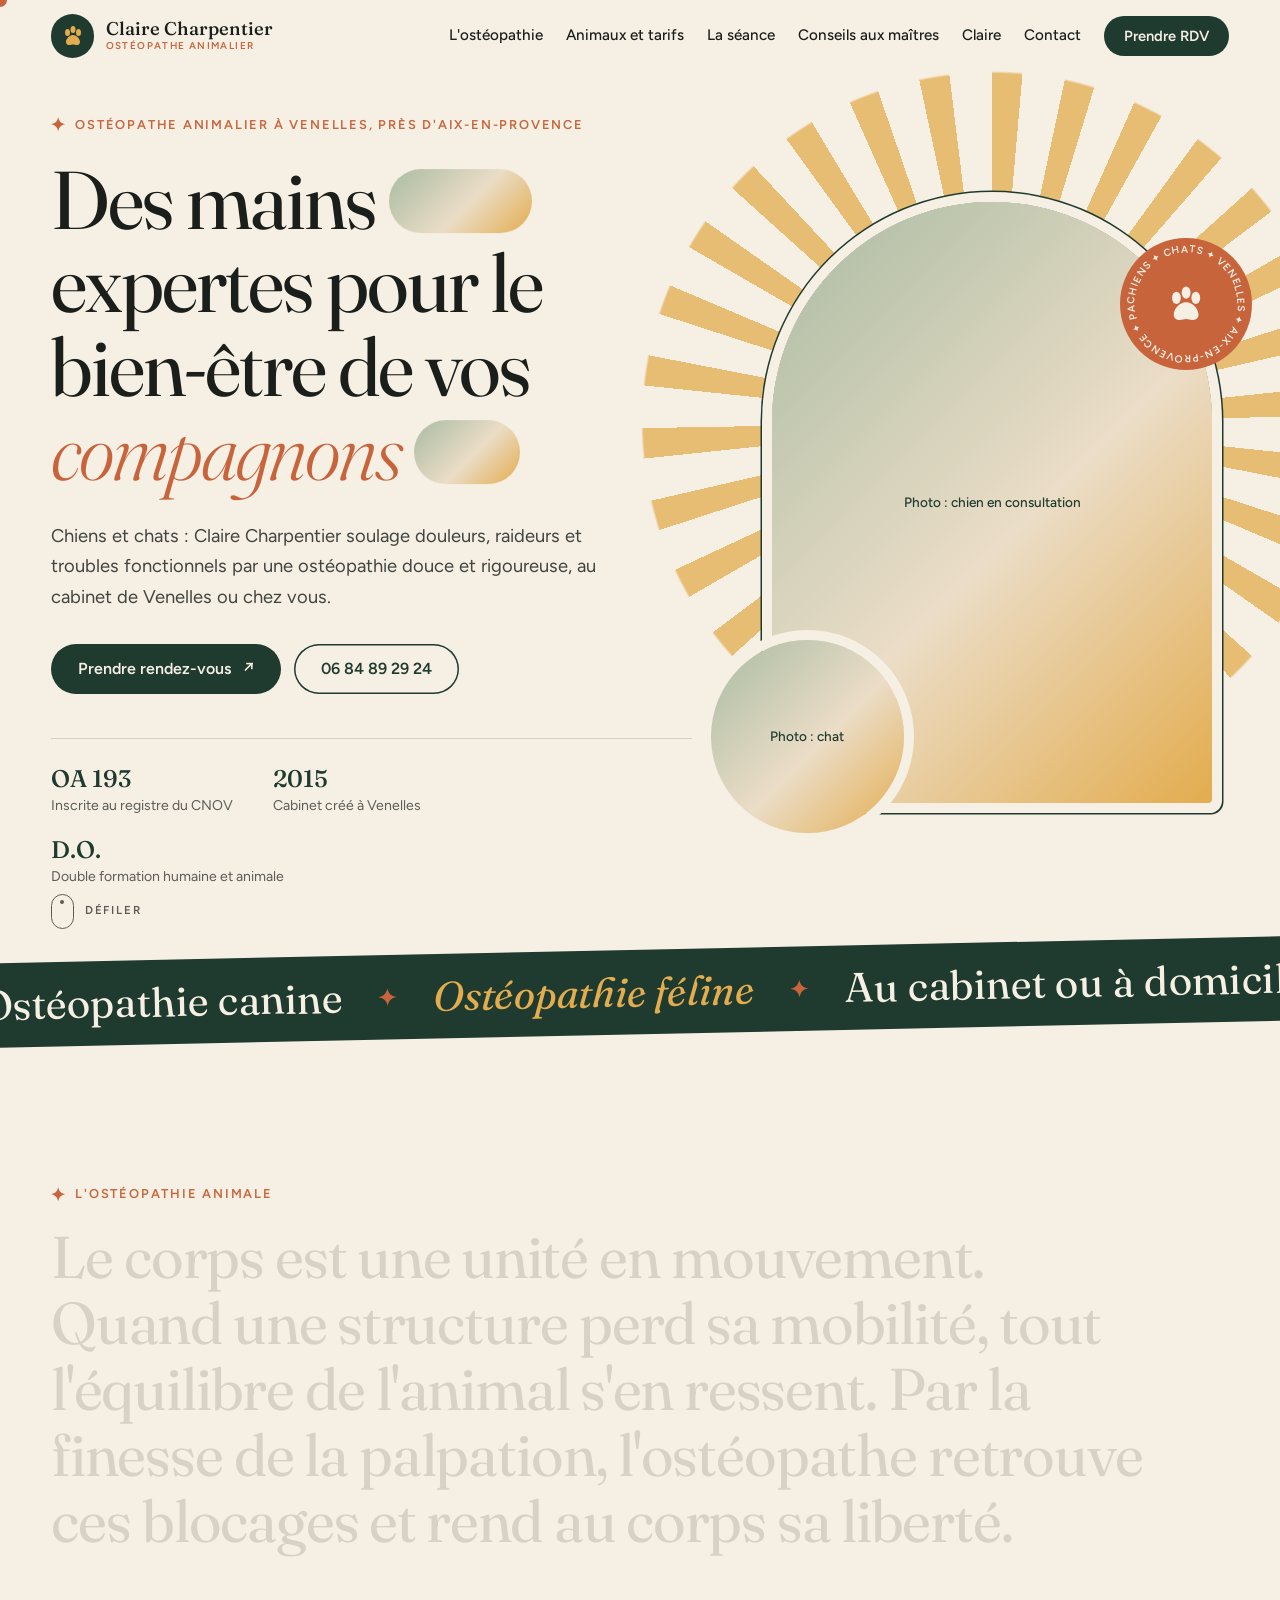
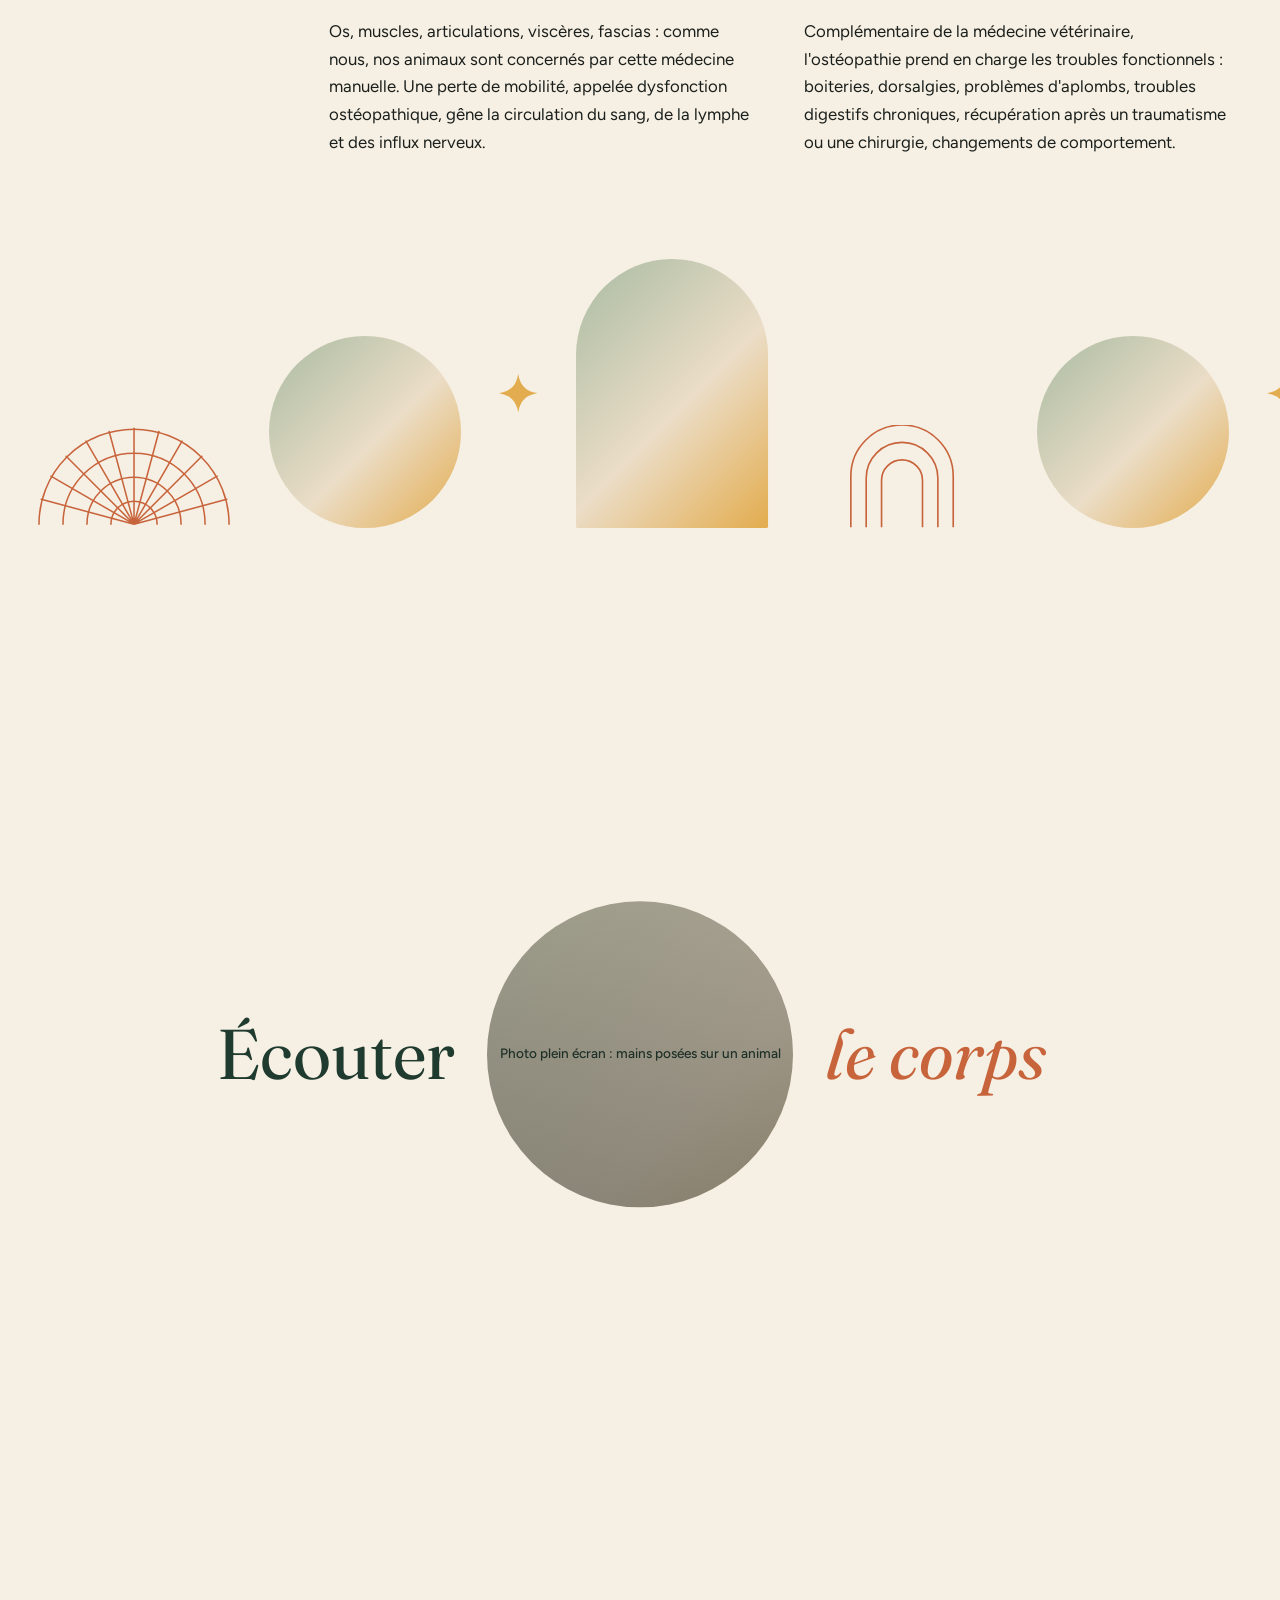
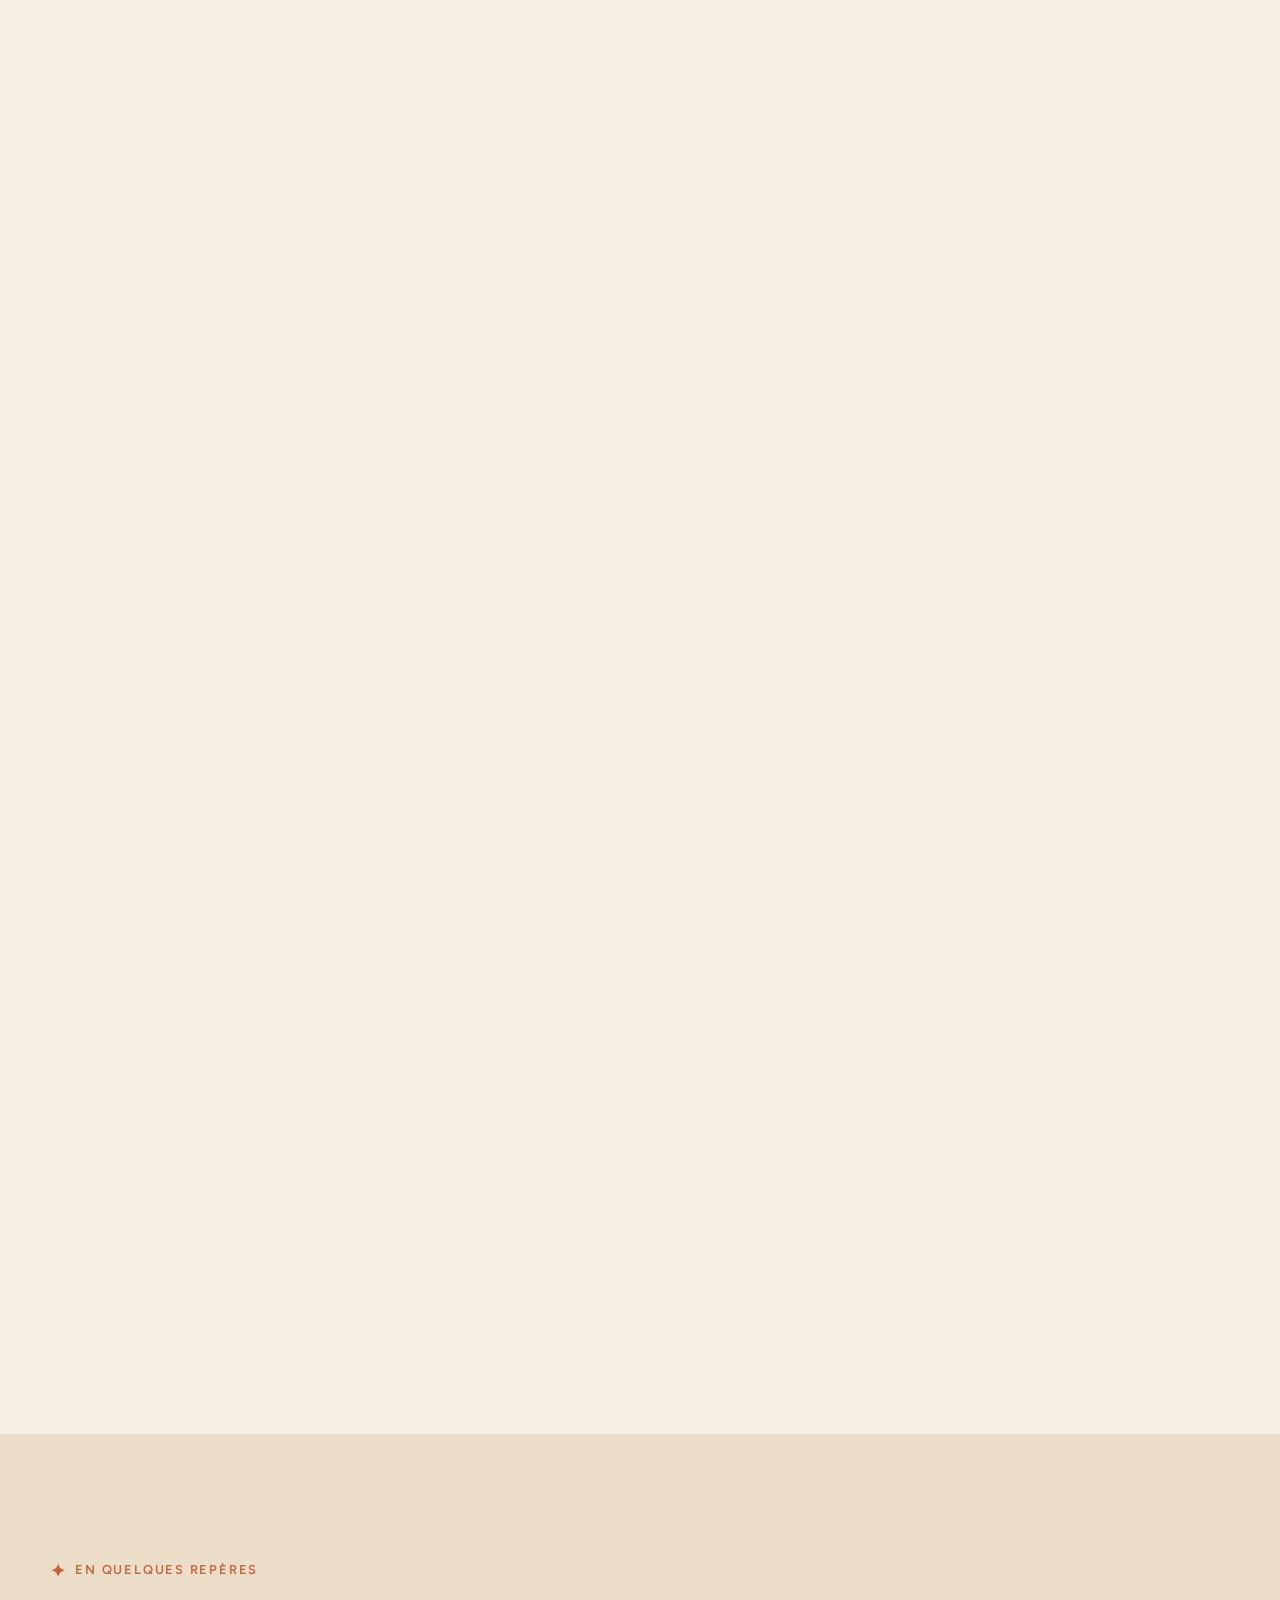
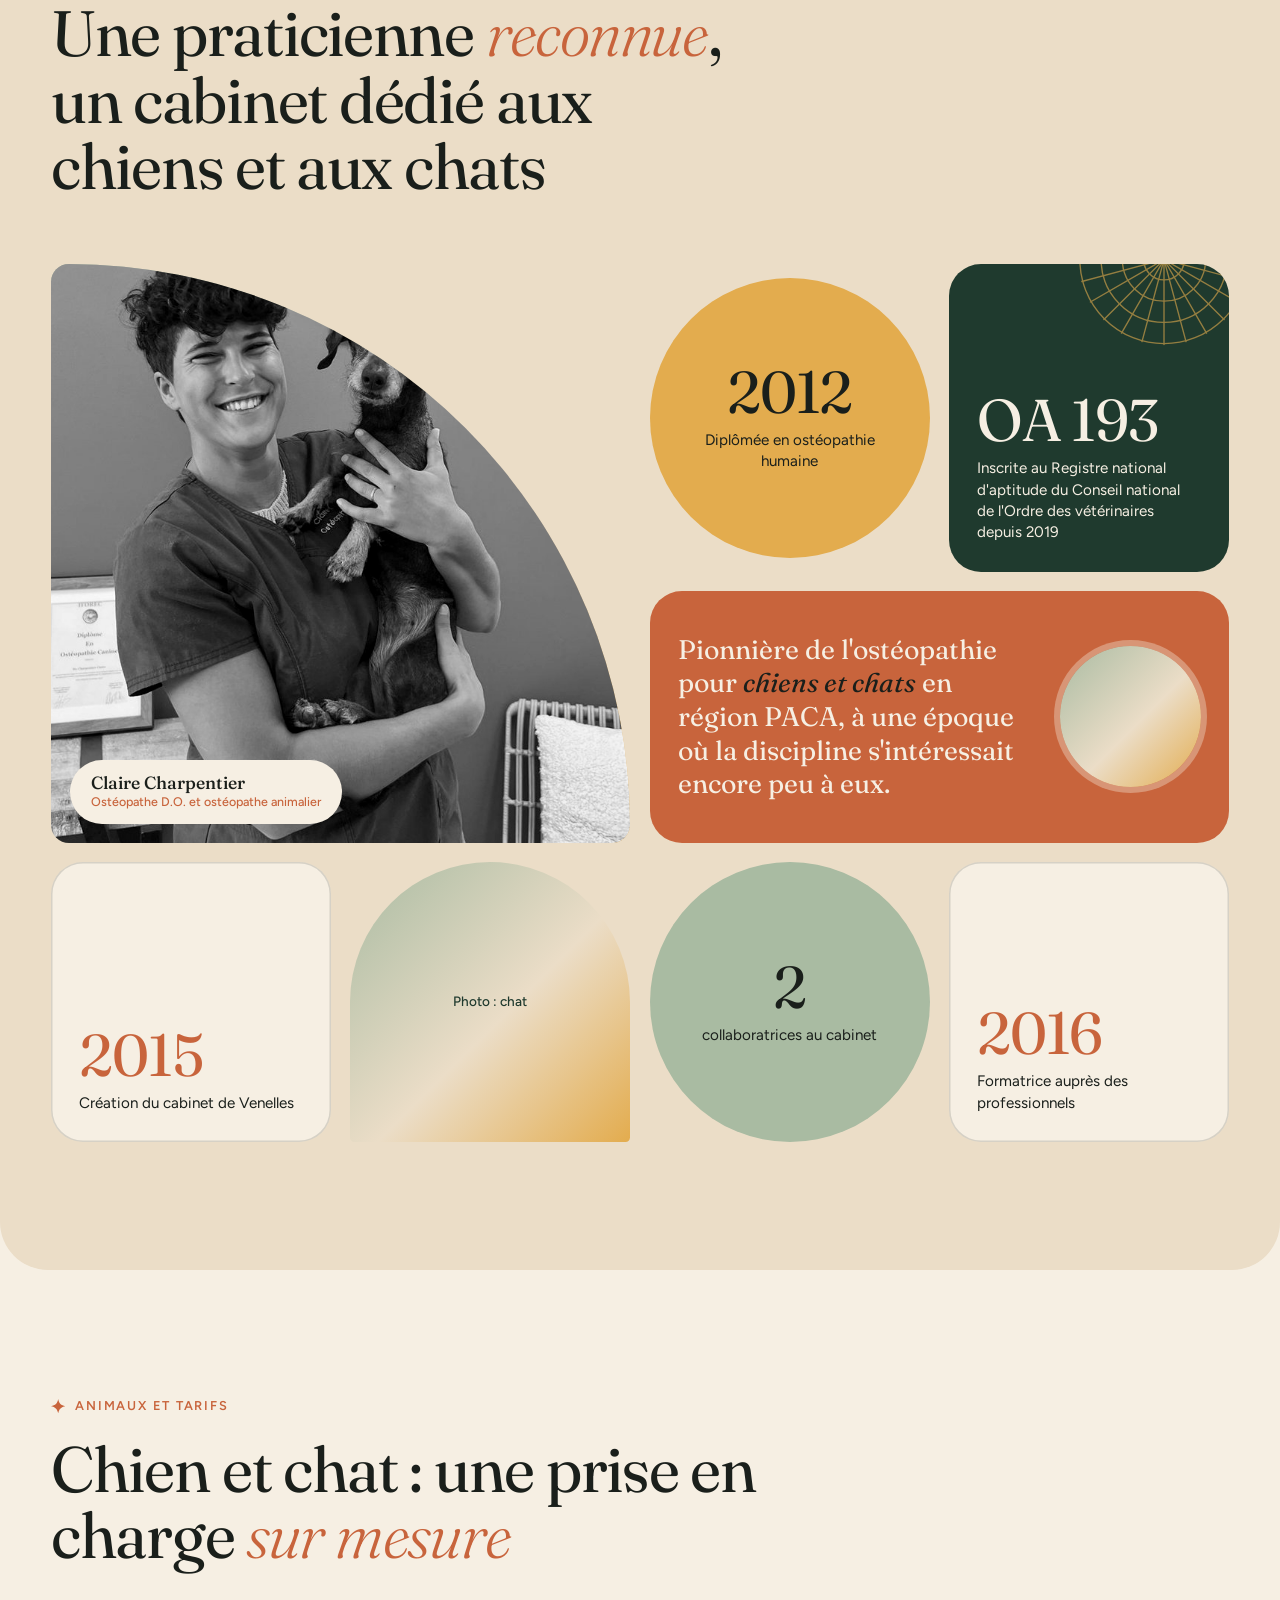
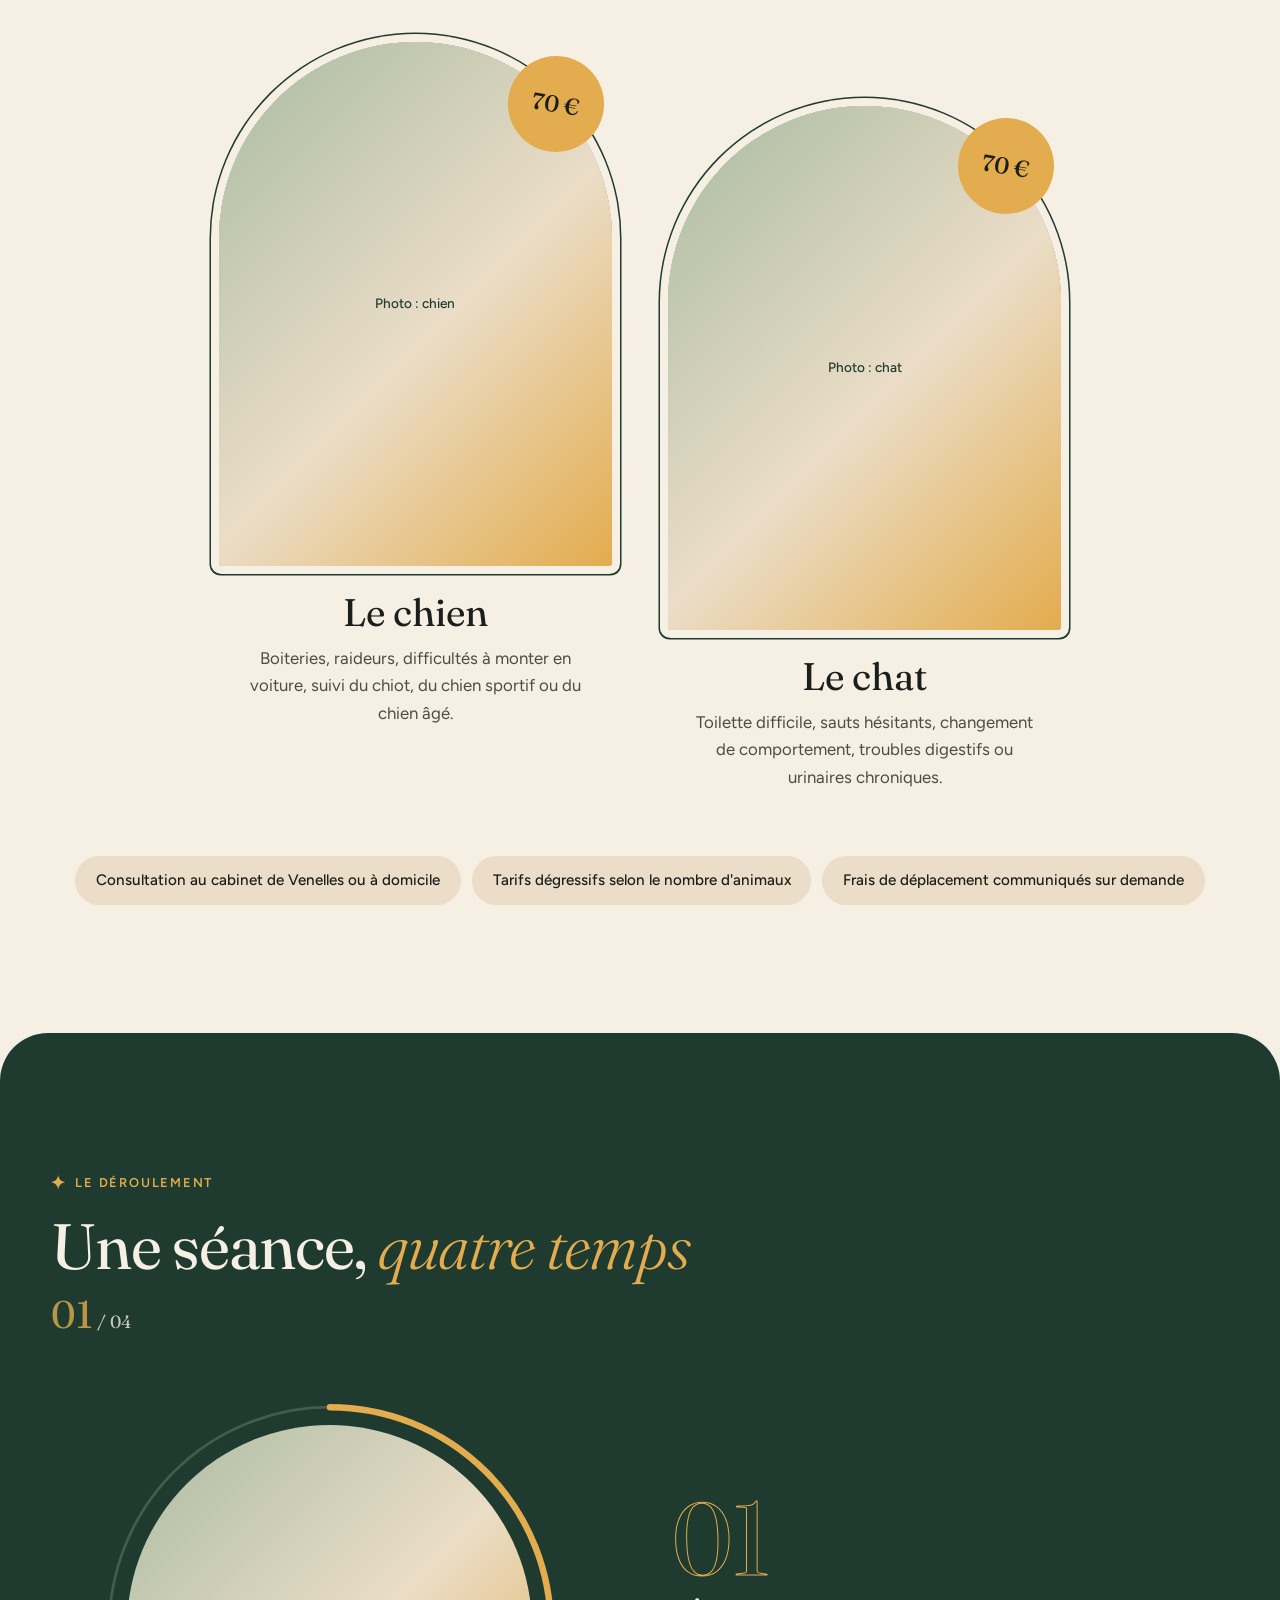
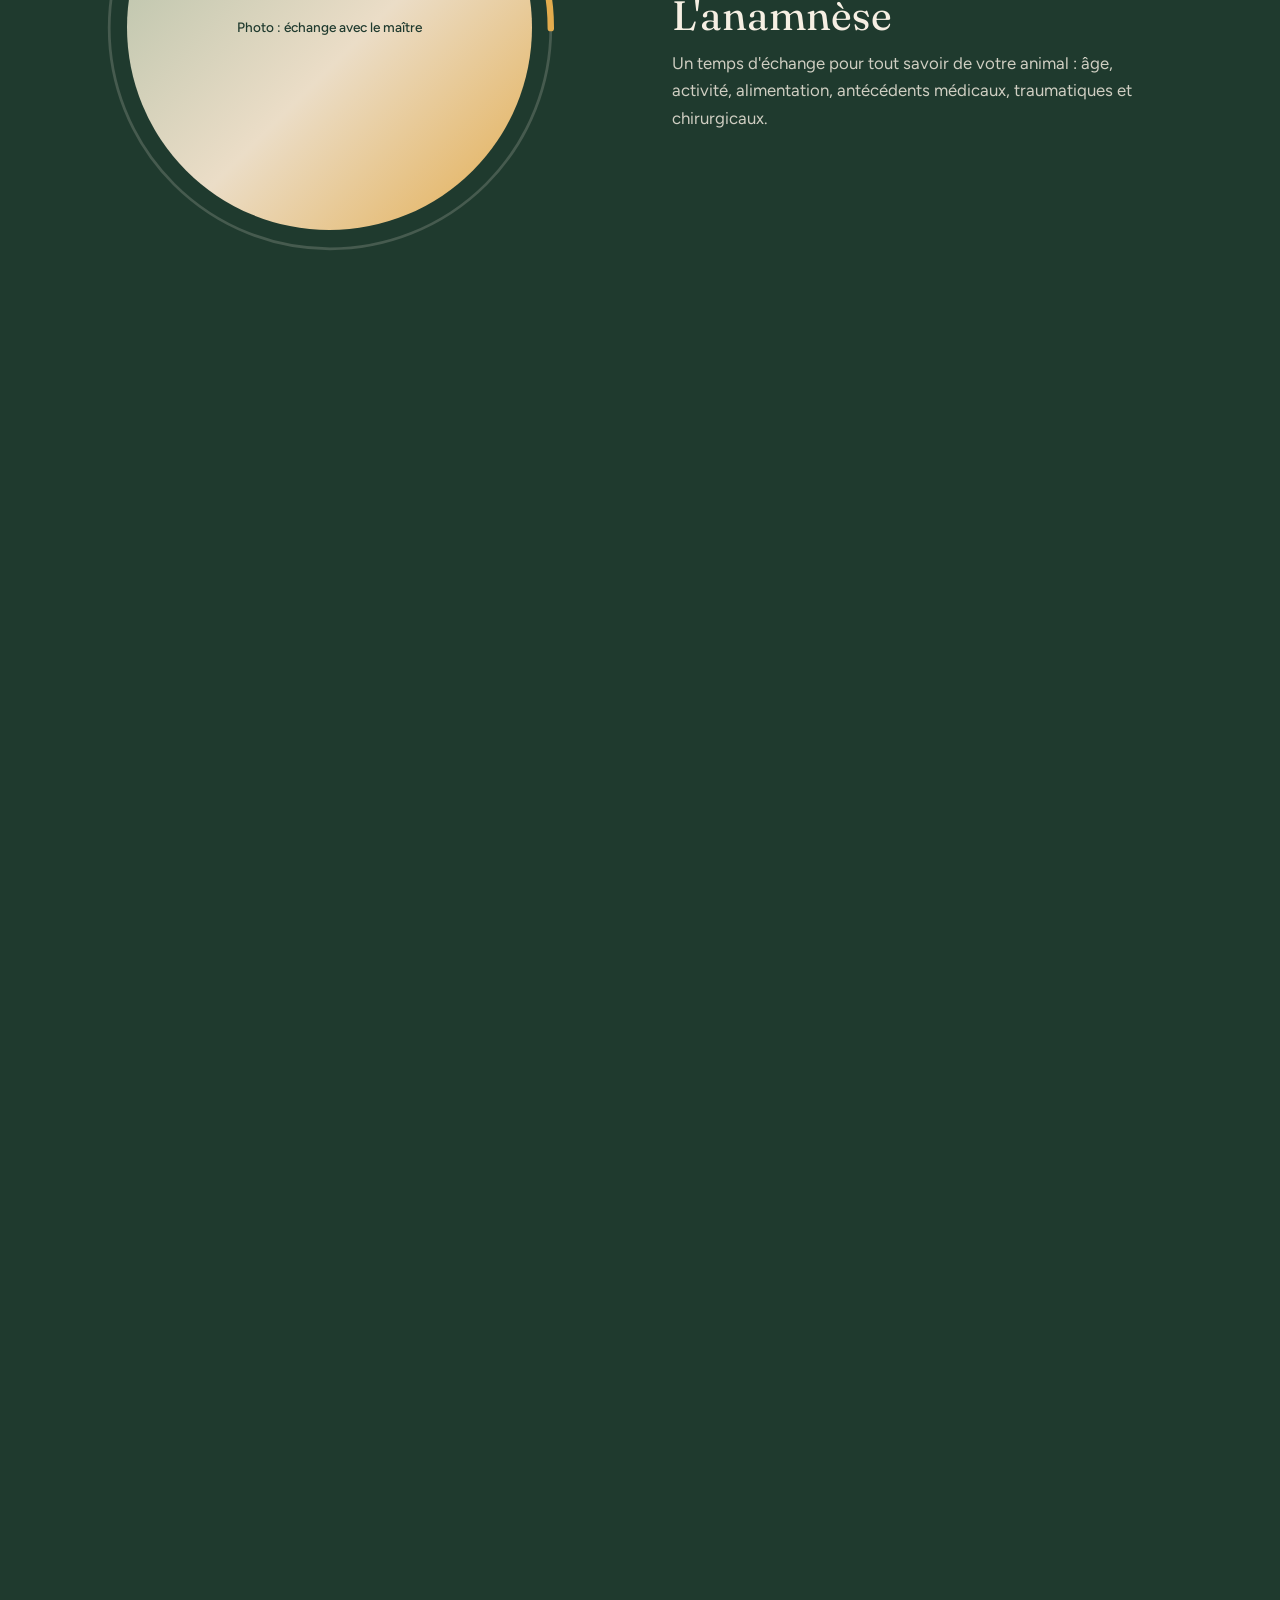
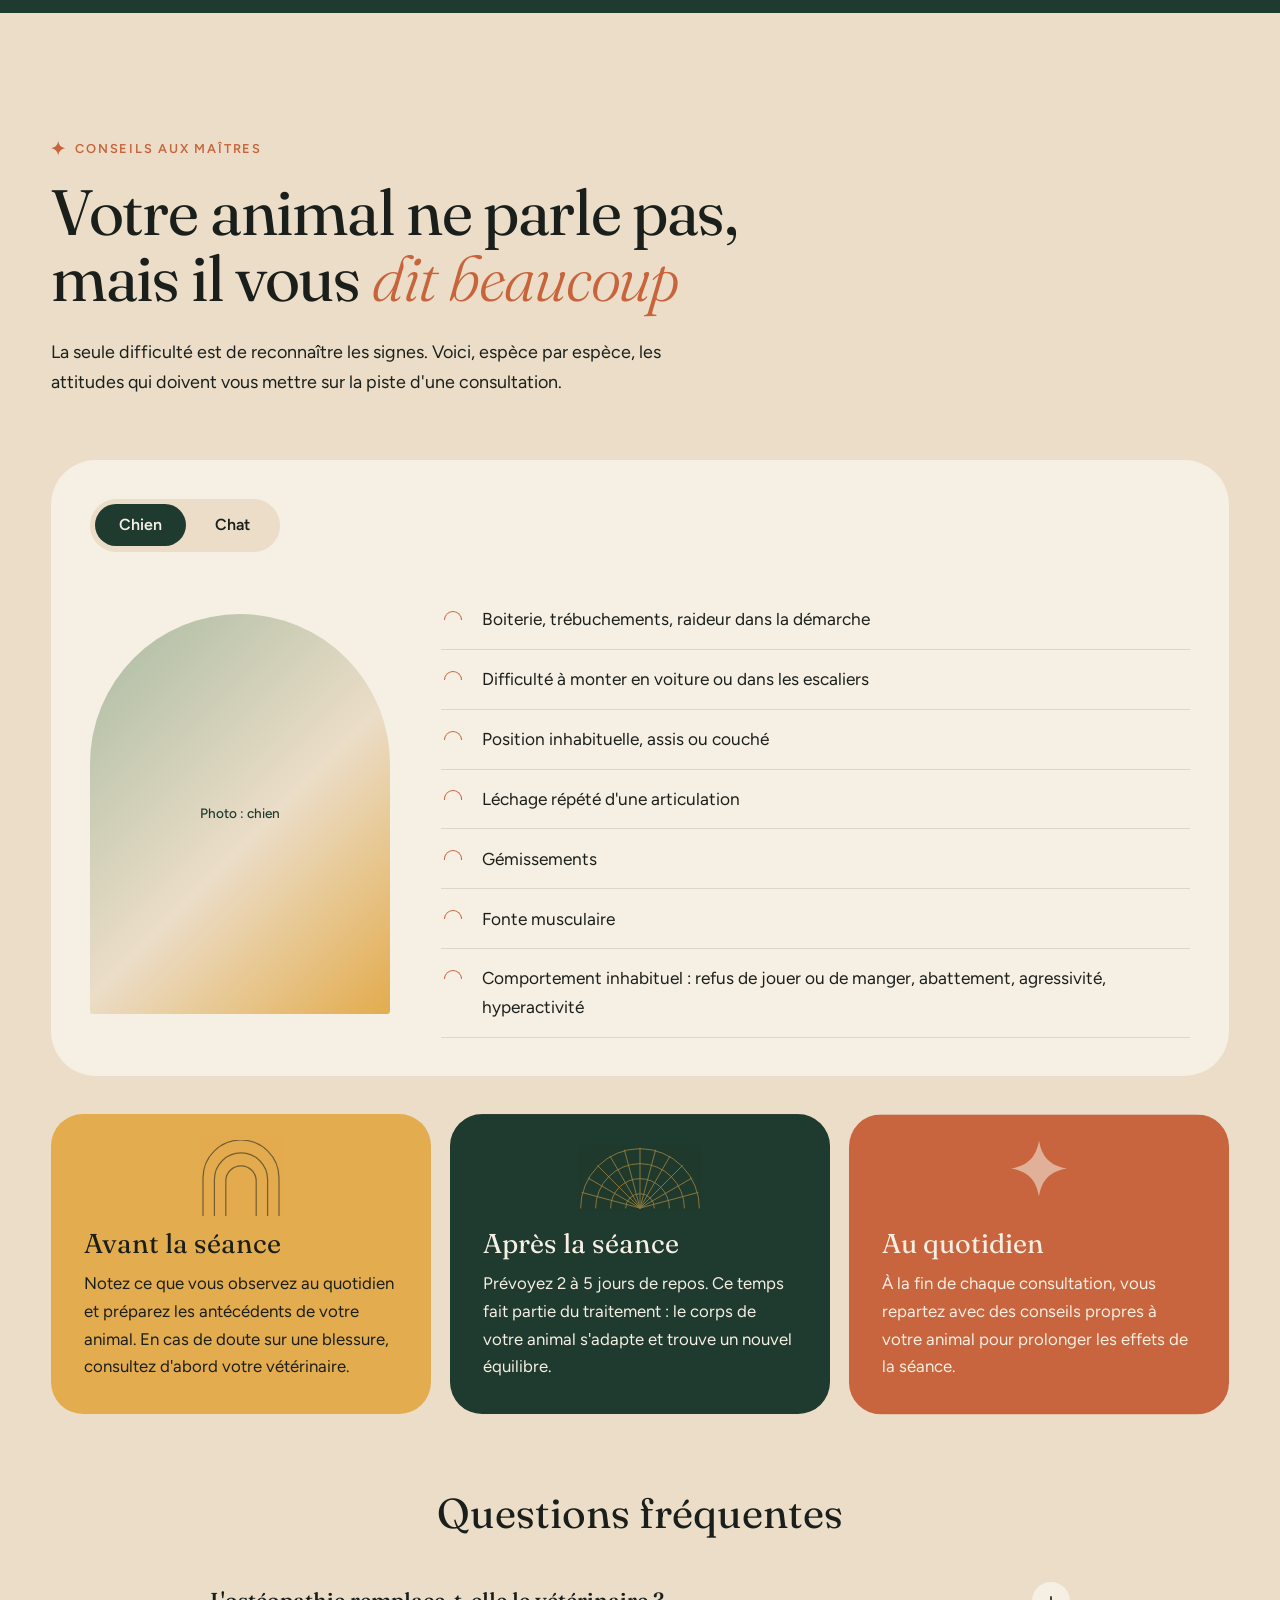
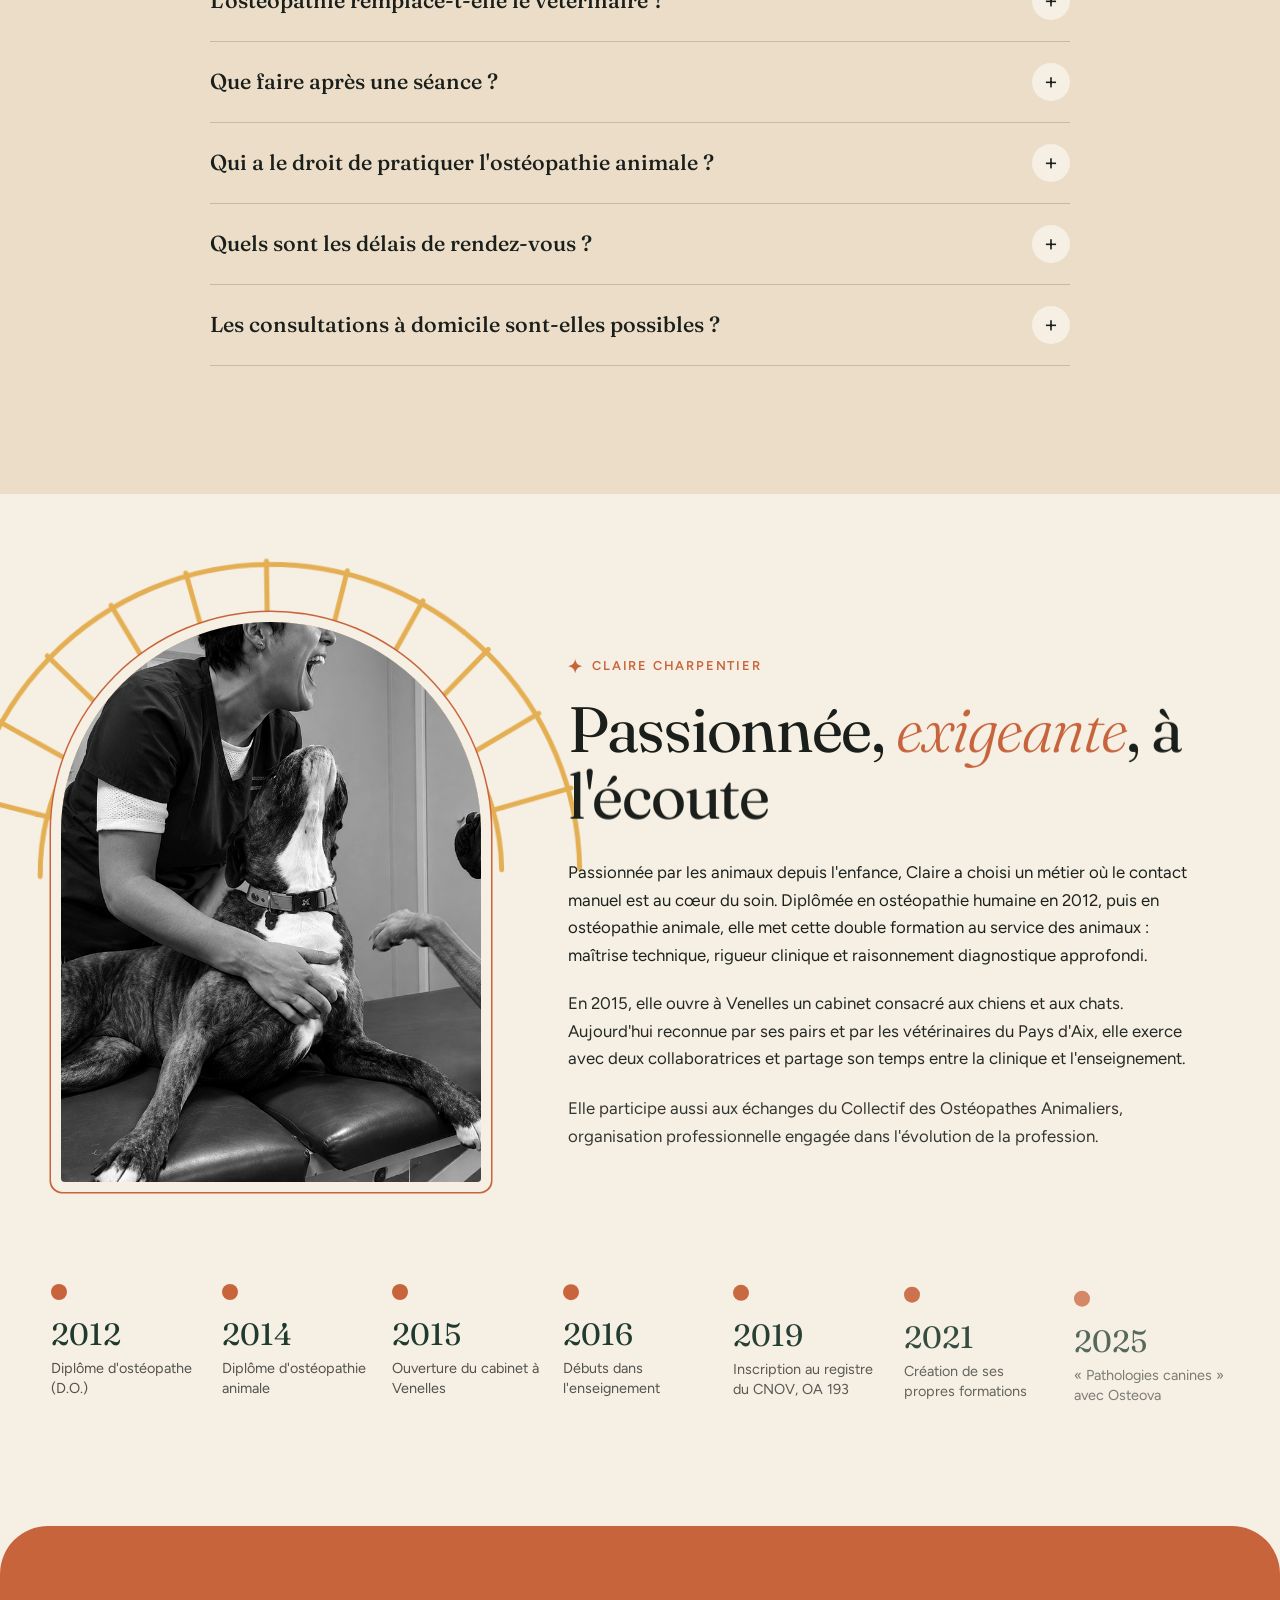
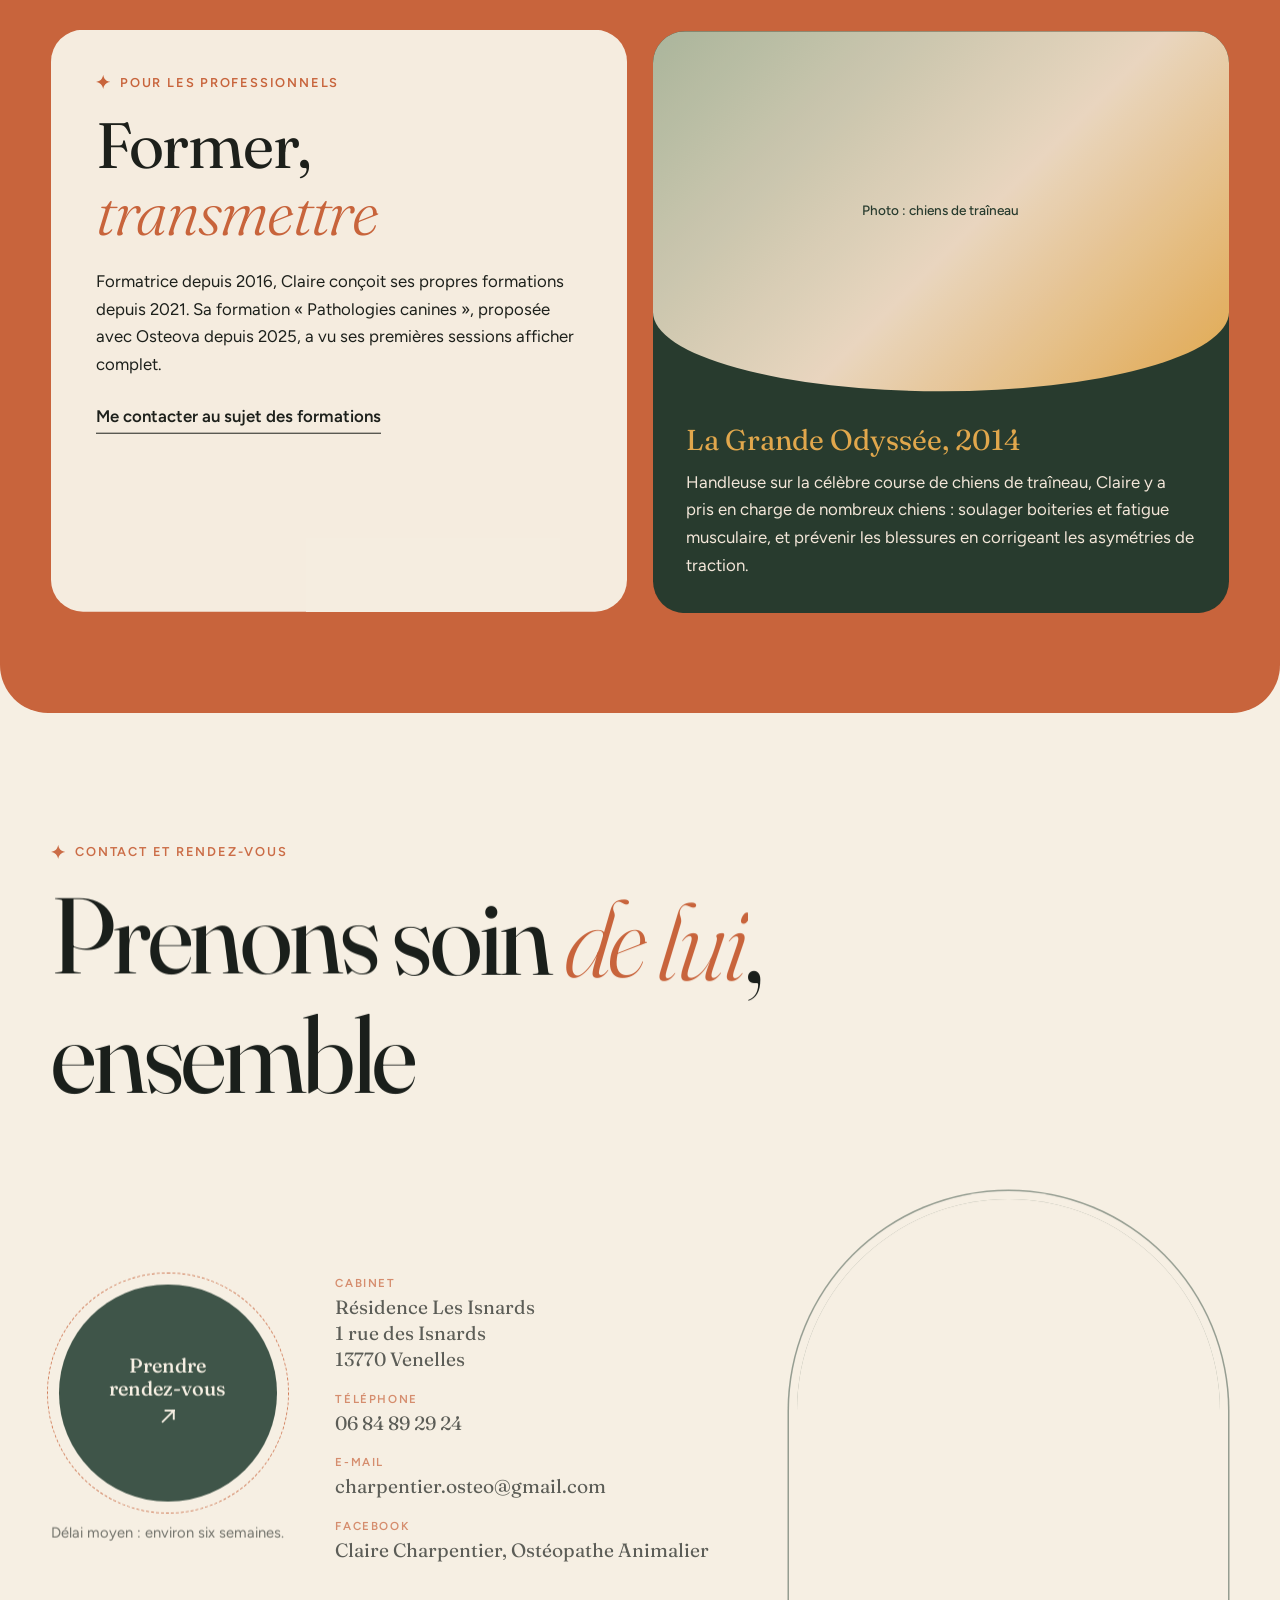
<file: index.html>
<!DOCTYPE html>
<html lang="fr">
<head>
<meta charset="utf-8">
<meta name="viewport" content="width=device-width, initial-scale=1">
<title>Ostéopathe animalier à Venelles et Aix-en-Provence | Claire Charpentier</title>
<meta name="description" content="Claire Charpentier, ostéopathe animalier (OA 193) à Venelles près d'Aix-en-Provence. Ostéopathie pour chiens et chats, au cabinet ou à domicile. Conseils aux maîtres et prise de rendez-vous en ligne.">
<link rel="canonical" href="https://osteopathe-canin-equin-felin.fr/">
<meta name="robots" content="index,follow">
<meta name="theme-color" content="#1F3A2E">
<meta property="og:type" content="website">
<meta property="og:locale" content="fr_FR">
<meta property="og:site_name" content="Claire Charpentier, ostéopathe animalier">
<meta property="og:title" content="Ostéopathe animalier à Venelles et Aix-en-Provence | Claire Charpentier">
<meta property="og:description" content="Ostéopathie pour chiens et chats à Venelles, près d'Aix-en-Provence. Cabinet spécialisé depuis 2015.">
<meta property="og:url" content="https://osteopathe-canin-equin-felin.fr/">
<meta property="og:image" content="https://osteopathe-canin-equin-felin.fr/assets/img/partage.jpg">
<meta name="twitter:card" content="summary_large_image">
<link rel="icon" href="assets/favicon.svg" type="image/svg+xml">
<link rel="preconnect" href="https://images.unsplash.com">
<link rel="preconnect" href="https://fonts.googleapis.com">
<link rel="preconnect" href="https://fonts.gstatic.com" crossorigin>
<link href="https://fonts.googleapis.com/css2?family=Figtree:wght@400;500;600;700&family=Fraunces:ital,opsz,wght@0,9..144,300..700;1,9..144,300..700&display=swap" rel="stylesheet">
<link rel="stylesheet" href="assets/css/style.css">
<script>document.documentElement.classList.add('js')</script>
<script type="application/ld+json">
{
  "@context": "https://schema.org",
  "@graph": [
    {
      "@type": "LocalBusiness",
      "@id": "https://osteopathe-canin-equin-felin.fr/#cabinet",
      "name": "Claire Charpentier, ostéopathe animalier",
      "description": "Cabinet d'ostéopathie animale à Venelles, spécialisé chiens et chats. Consultations au cabinet et à domicile autour d'Aix-en-Provence.",
      "url": "https://osteopathe-canin-equin-felin.fr/",
      "telephone": "+33684892924",
      "email": "charpentier.osteo@gmail.com",
      "priceRange": "70 €",
      "image": "https://osteopathe-canin-equin-felin.fr/assets/img/partage.jpg",
      "address": {
        "@type": "PostalAddress",
        "streetAddress": "Résidence Les Isnards, 1 rue des Isnards",
        "postalCode": "13770",
        "addressLocality": "Venelles",
        "addressRegion": "Provence-Alpes-Côte d'Azur",
        "addressCountry": "FR"
      },
      "areaServed": ["Venelles", "Aix-en-Provence", "Pays d'Aix", "Provence-Alpes-Côte d'Azur"],
      "founder": { "@id": "https://osteopathe-canin-equin-felin.fr/#claire" },
      "sameAs": ["https://www.facebook.com/osteopathecaninclairecharpentier"]
    },
    {
      "@type": "Person",
      "@id": "https://osteopathe-canin-equin-felin.fr/#claire",
      "name": "Claire Charpentier",
      "jobTitle": "Ostéopathe animalier, ostéopathe D.O.",
      "identifier": "OA 193",
      "worksFor": { "@id": "https://osteopathe-canin-equin-felin.fr/#cabinet" }
    },
    {
      "@type": "FAQPage",
      "mainEntity": [
        { "@type": "Question", "name": "L'ostéopathie remplace-t-elle le vétérinaire ?", "acceptedAnswer": { "@type": "Answer", "text": "Non. L'ostéopathie animale est complémentaire de la médecine vétérinaire. Elle traite les troubles fonctionnels une fois que le vétérinaire a écarté toute lésion anatomique (fracture, luxation, lésion viscérale ou neurologique)." } },
        { "@type": "Question", "name": "Que faire après une séance d'ostéopathie ?", "acceptedAnswer": { "@type": "Answer", "text": "Votre animal doit respecter une période de repos de 2 à 5 jours. Ce repos fait partie intégrante du traitement : il laisse au corps le temps de trouver un nouvel équilibre." } },
        { "@type": "Question", "name": "Qui a le droit de pratiquer l'ostéopathie animale en France ?", "acceptedAnswer": { "@type": "Answer", "text": "Les praticiens inscrits au Registre national d'aptitude tenu par le Conseil national de l'Ordre des vétérinaires. Claire Charpentier y est inscrite depuis 2019 sous le numéro OA 193." } },
        { "@type": "Question", "name": "Quels sont les délais pour obtenir un rendez-vous ?", "acceptedAnswer": { "@type": "Answer", "text": "Le délai moyen est d'environ six semaines. Pensez à anticiper les suivis réguliers." } },
        { "@type": "Question", "name": "Les consultations à domicile sont-elles possibles ?", "acceptedAnswer": { "@type": "Answer", "text": "Oui. Les consultations ont lieu au cabinet de Venelles ou en déplacement. Les frais de déplacement sont communiqués sur demande." } }
      ]
    }
  ]
}
</script>
</head>
<body>

<!-- Symboles art déco réutilisables -->
<svg width="0" height="0" style="position:absolute" aria-hidden="true">
  <symbol id="fan" viewBox="0 0 200 102">
    <g fill="none" stroke="currentColor" stroke-width="1.6" stroke-linecap="round">
      <path d="M1 101A99 99 0 0 1 199 101"/><path d="M26 101A74 74 0 0 1 174 101"/><path d="M51 101A49 49 0 0 1 149 101"/><path d="M76 101A24 24 0 0 1 124 101"/>
      <path d="M100 101 196.6 75.1M100 101 186.6 51M100 101 170.7 30.3M100 101 150 14.4M100 101 125.9 4.4M100 101V1M100 101 74.1 4.4M100 101 50 14.4M100 101 29.3 30.3M100 101 13.4 51M100 101 3.4 75.1"/>
    </g>
  </symbol>
  <symbol id="losange" viewBox="0 0 40 40"><path d="M20 0C22 12 28 18 40 20 28 22 22 28 20 40 18 28 12 22 0 20 12 18 18 12 20 0Z" fill="currentColor"/></symbol>
  <symbol id="arches" viewBox="0 0 120 100">
    <g fill="none" stroke="currentColor" stroke-width="1.6"><path d="M10 100V50a50 50 0 0 1 100 0v50"/><path d="M25 100V52a35 35 0 0 1 70 0v48"/><path d="M40 100V54a20 20 0 0 1 40 0v46"/></g>
  </symbol>
  <symbol id="patte" viewBox="0 0 48 48"><g fill="currentColor"><ellipse cx="13" cy="17" rx="5" ry="7"/><ellipse cx="24" cy="11" rx="5" ry="7"/><ellipse cx="35" cy="17" rx="5" ry="7"/><path d="M24 22c-8 0-14 8-14 14 0 5 4 6 7 6 3 0 4-1 7-1s4 1 7 1c3 0 7-1 7-6 0-6-6-14-14-14z"/></g></symbol>
</svg>

<div class="loader" aria-hidden="true">
  <svg class="loader__fan"><use href="#fan"/></svg>
  <span class="loader__name">Claire Charpentier</span>
  <span class="loader__sub">Ostéopathe animalier</span>
</div>

<div class="cursor" aria-hidden="true"><span></span></div>
<a class="skip" href="#contenu">Aller au contenu</a>

<header class="header" id="haut">
  <a class="logo" href="#accueil" aria-label="Claire Charpentier, retour à l'accueil">
    <span class="logo__mark"><svg><use href="#patte"/></svg></span>
    <span class="logo__txt">Claire Charpentier<small>Ostéopathe animalier</small></span>
  </a>
  <nav class="nav" id="menu" aria-label="Navigation principale">
    <a href="#osteopathie">L'ostéopathie</a>
    <a href="#animaux">Animaux et tarifs</a>
    <a href="#seance">La séance</a>
    <a href="#conseils">Conseils aux maîtres</a>
    <a href="#claire">Claire</a>
    <a href="#contact">Contact</a>
    <a class="btn btn--sm nav__cta" href="https://serveur.mdsl.fr/application/cpte_internet/fiche_personnelle.php?Idusers=Z3FoZg==&amp;ForceEP=1" target="_blank" rel="noopener">Prendre RDV</a>
  </nav>
  <button class="burger" aria-label="Ouvrir le menu" aria-expanded="false" aria-controls="menu"><span></span><span></span></button>
</header>

<main id="contenu">

<!-- ============ HERO ============ -->
<section class="hero" id="accueil">
  <div class="wrap hero__grid">
    <div class="hero__text">
      <h1>
        <span class="eyebrow hero__eyebrow"><svg><use href="#losange"/></svg>Ostéopathe animalier à Venelles, près d'Aix-en-Provence</span>
        <span class="hero__title" id="heroTitle">Des mains <span class="pill ph"><img src="https://images.unsplash.com/photo-1548199973-03cce0bbc87b?auto=format&amp;fit=crop&amp;w=300&amp;h=140&amp;q=75" alt="" width="300" height="140" onerror="this.remove()"></span> expertes pour le bien-être de vos <em>compagnons</em> <span class="pill ph pill--b"><img src="https://images.unsplash.com/photo-1573865526739-10659fec78a5?auto=format&amp;fit=crop&amp;w=300&amp;h=140&amp;q=75" alt="" width="300" height="140" onerror="this.remove()"></span></span>
      </h1>
      <p class="hero__lead" data-hero>Chiens et chats : Claire Charpentier soulage douleurs, raideurs et troubles fonctionnels par une ostéopathie douce et rigoureuse, au cabinet de Venelles ou chez vous.</p>
      <div class="hero__cta" data-hero>
        <a class="btn magnet" href="https://serveur.mdsl.fr/application/cpte_internet/fiche_personnelle.php?Idusers=Z3FoZg==&amp;ForceEP=1" target="_blank" rel="noopener"><span>Prendre rendez-vous</span><i aria-hidden="true">↗</i></a>
        <a class="btn btn--ghost" href="tel:+33684892924"><span>06 84 89 29 24</span></a>
      </div>
      <ul class="hero__facts" data-hero>
        <li><strong>OA 193</strong>Inscrite au registre du CNOV</li>
        <li><strong>2015</strong>Cabinet créé à Venelles</li>
        <li><strong>D.O.</strong>Double formation humaine et animale</li>
      </ul>
    </div>
    <div class="hero__visual">
      <div class="sunburst" aria-hidden="true"></div>
      <figure class="arch ph hero__arch" data-label="Photo : chien en consultation" data-cursor="Bonjour">
        <img src="https://images.unsplash.com/photo-1552053831-71594a27632d?auto=format&amp;fit=crop&amp;w=900&amp;h=1200&amp;q=75" alt="Chien détendu pendant une séance d'ostéopathie animale" width="900" height="1200" fetchpriority="high" onerror="this.remove()">
      </figure>
      <figure class="round ph hero__round bw" data-label="Photo : chat">
        <img src="https://images.unsplash.com/photo-1518791841217-8f162f1e1131?auto=format&amp;fit=crop&amp;w=500&amp;h=500&amp;q=75" alt="Chat suivi en ostéopathie féline" width="500" height="500" onerror="this.remove()">
      </figure>
      <div class="rot-badge" aria-hidden="true">
        <svg viewBox="0 0 200 200"><defs><path id="cercle" d="M100 100m-78 0a78 78 0 1 1 156 0a78 78 0 1 1-156 0"/></defs><text><textPath href="#cercle">Chiens ✦ Chats ✦ Venelles ✦ Aix-en-Provence ✦ Pays d'Aix ✦ </textPath></text></svg>
        <svg class="rot-badge__c"><use href="#patte"/></svg>
      </div>
    </div>
  </div>
  <a class="scroll-hint" href="#osteopathie" aria-label="Faire défiler vers la suite"><span></span>Défiler</a>
</section>

<!-- ============ BANDEAU DÉFILANT ============ -->
<div class="marquee" aria-hidden="true">
  <div class="marquee__track">
    <span>Ostéopathie canine</span><svg><use href="#losange"/></svg><span><em>Ostéopathie féline</em></span><svg><use href="#losange"/></svg><span>Au cabinet ou à domicile</span><svg><use href="#losange"/></svg><span><em>Venelles</em></span><svg><use href="#losange"/></svg><span>Aix-en-Provence</span><svg><use href="#losange"/></svg>
    <span>Ostéopathie canine</span><svg><use href="#losange"/></svg><span><em>Ostéopathie féline</em></span><svg><use href="#losange"/></svg><span>Au cabinet ou à domicile</span><svg><use href="#losange"/></svg><span><em>Venelles</em></span><svg><use href="#losange"/></svg><span>Aix-en-Provence</span><svg><use href="#losange"/></svg>
  </div>
</div>

<!-- ============ L'OSTÉOPATHIE ============ -->
<section class="manifeste" id="osteopathie">
  <div class="wrap">
    <p class="eyebrow" data-reveal><svg><use href="#losange"/></svg>L'ostéopathie animale</p>
    <h2 class="manifeste__txt" data-scrub>Le corps est une unité en mouvement. Quand une structure perd sa mobilité, tout l'équilibre de l'animal s'en ressent. Par la finesse de la palpation, l'ostéopathe retrouve ces blocages et rend au corps sa liberté.</h2>
    <div class="manifeste__cols">
      <p data-reveal>Os, muscles, articulations, viscères, fascias : comme nous, nos animaux sont concernés par cette médecine manuelle. Une perte de mobilité, appelée dysfonction ostéopathique, gêne la circulation du sang, de la lymphe et des influx nerveux.</p>
      <p data-reveal>Complémentaire de la médecine vétérinaire, l'ostéopathie prend en charge les troubles fonctionnels : boiteries, dorsalgies, problèmes d'aplombs, troubles digestifs chroniques, récupération après un traumatisme ou une chirurgie, changements de comportement.</p>
    </div>
  </div>
  <!-- Frise : images entre symboles art déco -->
  <div class="frise" aria-hidden="true">
    <div class="frise__track">
      <svg class="frise__sym"><use href="#fan"/></svg>
      <figure class="round ph bw"><img src="https://images.unsplash.com/photo-1587300003388-59208cc962cb?auto=format&amp;fit=crop&amp;w=400&amp;h=400&amp;q=75" alt="" width="400" height="400" loading="lazy" onerror="this.remove()"></figure>
      <svg class="frise__sym frise__sym--s"><use href="#losange"/></svg>
      <figure class="arch ph bw"><img src="https://images.unsplash.com/photo-1592194996308-7b43878e84a6?auto=format&amp;fit=crop&amp;w=400&amp;h=560&amp;q=75" alt="" width="400" height="560" loading="lazy" onerror="this.remove()"></figure>
      <svg class="frise__sym"><use href="#arches"/></svg>
      <figure class="round ph bw"><img src="https://images.unsplash.com/photo-1574158622682-e40e69881006?auto=format&amp;fit=crop&amp;w=400&amp;h=400&amp;q=75" alt="" width="400" height="400" loading="lazy" onerror="this.remove()"></figure>
      <svg class="frise__sym frise__sym--s"><use href="#losange"/></svg>
      <figure class="arch ph bw"><img src="https://images.unsplash.com/photo-1507146426996-ef05306b995a?auto=format&amp;fit=crop&amp;w=400&amp;h=560&amp;q=75" alt="" width="400" height="560" loading="lazy" onerror="this.remove()"></figure>
      <svg class="frise__sym"><use href="#fan"/></svg>
      <figure class="round ph bw"><img src="https://images.unsplash.com/photo-1537151608828-ea2b11777ee8?auto=format&amp;fit=crop&amp;w=400&amp;h=400&amp;q=75" alt="" width="400" height="400" loading="lazy" onerror="this.remove()"></figure>
      <svg class="frise__sym frise__sym--s"><use href="#losange"/></svg>
      <figure class="arch ph bw"><img src="https://images.unsplash.com/photo-1495360010541-f48722b34f7d?auto=format&amp;fit=crop&amp;w=400&amp;h=560&amp;q=75" alt="" width="400" height="560" loading="lazy" onerror="this.remove()"></figure>
      <svg class="frise__sym"><use href="#arches"/></svg>
    </div>
  </div>
</section>

<!-- ============ IMAGE QUI GRANDIT AU SCROLL ============ -->
<section class="expand" aria-label="Les mains pour seul outil">
  <div class="expand__stage">
    <span class="expand__word expand__word--l" aria-hidden="true">Écouter</span>
    <span class="expand__word expand__word--r" aria-hidden="true"><em>le corps</em></span>
    <div class="expand__media ph" data-label="Photo plein écran : mains posées sur un animal">
      <img src="https://images.unsplash.com/photo-1450778869180-41d0601e046e?auto=format&amp;fit=crop&amp;w=1800&amp;h=1100&amp;q=75" alt="Les mains de l'ostéopathe posées sur un chien" width="1800" height="1100" loading="lazy" onerror="this.remove()">
    </div>
    <div class="expand__over">
      <svg class="expand__fan" aria-hidden="true"><use href="#fan"/></svg>
      <h2>Les mains pour <em>seul outil</em></h2>
      <p>Du diagnostic au traitement, tout passe par le toucher. Des techniques choisies une à une, adaptées à votre animal et à son confort.</p>
    </div>
  </div>
</section>

<!-- ============ BLOCS MÉLANGÉS ============ -->
<section class="bento" id="reperes">
  <div class="wrap">
    <p class="eyebrow" data-reveal><svg><use href="#losange"/></svg>En quelques repères</p>
    <h2 class="h2" data-split>Une praticienne <em>reconnue</em>, un cabinet dédié aux chiens et aux chats</h2>
    <div class="bento__grid">
      <figure class="tile tile--photo ph bw" data-label="Portrait de Claire Charpentier" data-cursor="Claire" data-parallax>
        <img src="assets/img/claire-portrait.jpg" alt="Claire Charpentier, ostéopathe animalier à Venelles" width="900" height="900" loading="lazy" onerror="this.remove()">
        <figcaption>Claire Charpentier<small>Ostéopathe D.O. et ostéopathe animalier</small></figcaption>
      </figure>
      <div class="tile tile--circle tile--ocre"><strong data-count="2012">2012</strong><span>Diplômée en ostéopathie humaine</span></div>
      <div class="tile tile--foret"><svg class="tile__fan" aria-hidden="true"><use href="#fan"/></svg><strong>OA 193</strong><span>Inscrite au Registre national d'aptitude du Conseil national de l'Ordre des vétérinaires depuis 2019</span></div>
      <div class="tile tile--wide tile--terra">
        <p>Pionnière de l'ostéopathie pour <em>chiens et chats</em> en région PACA, à une époque où la discipline s'intéressait encore peu à eux.</p>
        <figure class="round ph bw"><img src="https://images.unsplash.com/photo-1444212477490-ca407925329e?auto=format&amp;fit=crop&amp;w=300&amp;h=300&amp;q=75" alt="" width="300" height="300" loading="lazy" onerror="this.remove()"></figure>
      </div>
      <div class="tile tile--line"><strong data-count="2015">2015</strong><span>Création du cabinet de Venelles</span></div>
      <figure class="tile tile--img ph bw" data-label="Photo : chat" data-parallax><img src="https://images.unsplash.com/photo-1514888286974-6c03e2ca1dba?auto=format&amp;fit=crop&amp;w=600&amp;h=600&amp;q=75" alt="Chat en consultation d'ostéopathie" width="600" height="600" loading="lazy" onerror="this.remove()"></figure>
      <div class="tile tile--circle tile--sauge"><strong data-count="2">2</strong><span>collaboratrices au cabinet</span></div>
      <div class="tile tile--line"><strong data-count="2016">2016</strong><span>Formatrice auprès des professionnels</span></div>
    </div>
  </div>
</section>

<!-- ============ ANIMAUX ET TARIFS ============ -->
<section class="animaux" id="animaux">
  <div class="wrap">
    <p class="eyebrow" data-reveal><svg><use href="#losange"/></svg>Animaux et tarifs</p>
    <h2 class="h2" data-split>Chien et chat : une prise en charge <em>sur mesure</em></h2>
    <div class="animaux__grid animaux__grid--2">
      <article class="espece" data-reveal>
        <figure class="arch ph bw" data-label="Photo : chien" data-cursor="Chien"><img src="https://images.unsplash.com/photo-1561037404-61cd46aa615b?auto=format&amp;fit=crop&amp;w=700&amp;h=940&amp;q=75" alt="Ostéopathie canine : chien suivi au cabinet de Venelles" width="700" height="940" loading="lazy" onerror="this.remove()"></figure>
        <span class="espece__prix">70 €</span>
        <h3>Le chien</h3>
        <p>Boiteries, raideurs, difficultés à monter en voiture, suivi du chiot, du chien sportif ou du chien âgé.</p>
      </article>
      <article class="espece espece--mid" data-reveal>
        <figure class="arch ph bw" data-label="Photo : chat" data-cursor="Chat"><img src="https://images.unsplash.com/photo-1596854407944-bf87f6fdd49e?auto=format&amp;fit=crop&amp;w=700&amp;h=940&amp;q=75" alt="Ostéopathie féline : chat en consultation" width="700" height="940" loading="lazy" onerror="this.remove()"></figure>
        <span class="espece__prix">70 €</span>
        <h3>Le chat</h3>
        <p>Toilette difficile, sauts hésitants, changement de comportement, troubles digestifs ou urinaires chroniques.</p>
      </article>
    </div>
    <ul class="animaux__notes" data-reveal>
      <li>Consultation au cabinet de Venelles ou à domicile</li>
      <li>Tarifs dégressifs selon le nombre d'animaux</li>
      <li>Frais de déplacement communiqués sur demande</li>
    </ul>
  </div>
</section>

<!-- ============ LA SÉANCE (scroll arrêté) ============ -->
<section class="seance" id="seance">
  <div class="seance__stage">
    <div class="wrap seance__grid">
      <header class="seance__head">
        <p class="eyebrow"><svg><use href="#losange"/></svg>Le déroulement</p>
        <h2 class="h2">Une séance, <em>quatre temps</em></h2>
        <p class="seance__count" aria-hidden="true"><b id="seanceNum">01</b> / 04</p>
      </header>
      <div class="seance__visual">
        <svg class="seance__ring" viewBox="0 0 100 100" aria-hidden="true"><circle cx="50" cy="50" r="48"/><circle id="seanceRing" cx="50" cy="50" r="48"/></svg>
        <figure class="round ph is-active" data-label="Photo : échange avec le maître"><img src="https://images.unsplash.com/photo-1535930749574-1399327ce78f?auto=format&amp;fit=crop&amp;w=800&amp;h=800&amp;q=75" alt="Échange avec le maître en début de séance" width="800" height="800" loading="lazy" onerror="this.remove()"></figure>
        <figure class="round ph" data-label="Photo : observation"><img src="https://images.unsplash.com/photo-1530281700549-e82e7bf110d6?auto=format&amp;fit=crop&amp;w=800&amp;h=800&amp;q=75" alt="Observation de l'animal en mouvement" width="800" height="800" loading="lazy" onerror="this.remove()"></figure>
        <figure class="round ph" data-label="Photo : palpation"><img src="https://images.unsplash.com/photo-1415369629372-26f2fe60c467?auto=format&amp;fit=crop&amp;w=800&amp;h=800&amp;q=75" alt="Palpation et tests ostéopathiques" width="800" height="800" loading="lazy" onerror="this.remove()"></figure>
        <figure class="round ph" data-label="Photo : traitement"><img src="https://images.unsplash.com/photo-1560807707-8cc77767d783?auto=format&amp;fit=crop&amp;w=800&amp;h=800&amp;q=75" alt="Traitement ostéopathique et retour au calme" width="800" height="800" loading="lazy" onerror="this.remove()"></figure>
      </div>
      <ol class="seance__steps">
        <li class="is-active"><span>01</span><h3>L'anamnèse</h3><p>Un temps d'échange pour tout savoir de votre animal : âge, activité, alimentation, antécédents médicaux, traumatiques et chirurgicaux.</p></li>
        <li><span>02</span><h3>L'observation</h3><p>Votre animal est observé à l'arrêt puis en mouvement, afin d'évaluer sa posture et sa locomotion.</p></li>
        <li><span>03</span><h3>La palpation et les tests</h3><p>L'étape clé : la recherche, sous les mains, des zones où la mobilité fait défaut. Blocage articulaire, contracture musculaire, tension viscérale.</p></li>
        <li><span>04</span><h3>Le traitement</h3><p>Des techniques structurelles, musculaires, viscérales ou fasciales choisies pour votre animal. Puis un débriefing et des conseils pour prolonger les effets de la séance.</p></li>
      </ol>
    </div>
  </div>
</section>

<!-- ============ CONSEILS AUX MAÎTRES ============ -->
<section class="conseils" id="conseils">
  <div class="wrap">
    <p class="eyebrow" data-reveal><svg><use href="#losange"/></svg>Conseils aux maîtres</p>
    <h2 class="h2" data-split>Votre animal ne parle pas, mais il vous <em>dit beaucoup</em></h2>
    <p class="conseils__intro" data-reveal>La seule difficulté est de reconnaître les signes. Voici, espèce par espèce, les attitudes qui doivent vous mettre sur la piste d'une consultation.</p>

    <div class="tabs" data-reveal>
      <div class="tabs__list" role="tablist" aria-label="Signes par espèce">
        <button role="tab" id="tab-chien" aria-controls="p-chien" aria-selected="true">Chien</button>
        <button role="tab" id="tab-chat" aria-controls="p-chat" aria-selected="false" tabindex="-1">Chat</button>
      </div>
      <div class="tabs__panel" role="tabpanel" id="p-chien" aria-labelledby="tab-chien">
        <figure class="arch ph bw" data-label="Photo : chien"><img src="https://images.unsplash.com/photo-1534361960057-19889db9621e?auto=format&amp;fit=crop&amp;w=600&amp;h=800&amp;q=75" alt="Signes d'alerte chez le chien" width="600" height="800" loading="lazy" onerror="this.remove()"></figure>
        <ul class="signes">
          <li>Boiterie, trébuchements, raideur dans la démarche</li>
          <li>Difficulté à monter en voiture ou dans les escaliers</li>
          <li>Position inhabituelle, assis ou couché</li>
          <li>Léchage répété d'une articulation</li>
          <li>Gémissements</li>
          <li>Fonte musculaire</li>
          <li>Comportement inhabituel : refus de jouer ou de manger, abattement, agressivité, hyperactivité</li>
        </ul>
      </div>
      <div class="tabs__panel" role="tabpanel" id="p-chat" aria-labelledby="tab-chat" hidden>
        <figure class="arch ph bw" data-label="Photo : chat"><img src="https://images.unsplash.com/photo-1592194996308-7b43878e84a6?auto=format&amp;fit=crop&amp;w=600&amp;h=800&amp;q=75" alt="Signes d'alerte chez le chat" width="600" height="800" loading="lazy" onerror="this.remove()"></figure>
        <ul class="signes">
          <li>Difficulté à faire sa toilette</li>
          <li>Sauts hésitants vers le canapé, la table, les escaliers</li>
          <li>Boiterie, raideur dans la démarche</li>
          <li>Position inhabituelle, assis ou couché</li>
          <li>Léchage répété d'une articulation</li>
          <li>Fonte musculaire</li>
          <li>Comportement inhabituel : refus de jouer ou de manger, abattement, agressivité, hyperactivité</li>
        </ul>
      </div>
    </div>

    <div class="conseils__cards">
      <article class="ccard ccard--ocre" data-reveal>
        <svg aria-hidden="true"><use href="#arches"/></svg>
        <h3>Avant la séance</h3>
        <p>Notez ce que vous observez au quotidien et préparez les antécédents de votre animal. En cas de doute sur une blessure, consultez d'abord votre vétérinaire.</p>
      </article>
      <article class="ccard ccard--foret" data-reveal>
        <svg aria-hidden="true"><use href="#fan"/></svg>
        <h3>Après la séance</h3>
        <p>Prévoyez 2 à 5 jours de repos. Ce temps fait partie du traitement : le corps de votre animal s'adapte et trouve un nouvel équilibre.</p>
      </article>
      <article class="ccard ccard--terra" data-reveal>
        <svg aria-hidden="true"><use href="#losange"/></svg>
        <h3>Au quotidien</h3>
        <p>À la fin de chaque consultation, vous repartez avec des conseils propres à votre animal pour prolonger les effets de la séance.</p>
      </article>
    </div>

    <div class="faq" data-reveal>
      <h3 class="faq__title">Questions fréquentes</h3>
      <details><summary>L'ostéopathie remplace-t-elle le vétérinaire ?</summary><p>Non. Elle est complémentaire de la médecine vétérinaire. L'ostéopathe traite les troubles fonctionnels une fois que le vétérinaire a écarté toute lésion anatomique : fracture, luxation, lésion viscérale ou neurologique.</p></details>
      <details><summary>Que faire après une séance ?</summary><p>Respecter une période de repos de 2 à 5 jours. Elle est indispensable et fait partie intégrante du traitement.</p></details>
      <details><summary>Qui a le droit de pratiquer l'ostéopathie animale ?</summary><p>En France, seuls les praticiens inscrits au Registre national d'aptitude du Conseil national de l'Ordre des vétérinaires. Claire Charpentier y est inscrite depuis 2019 sous le numéro OA 193.</p></details>
      <details><summary>Quels sont les délais de rendez-vous ?</summary><p>Comptez environ six semaines. Pensez à anticiper, surtout pour un suivi régulier.</p></details>
      <details><summary>Les consultations à domicile sont-elles possibles ?</summary><p>Oui. Les consultations ont lieu au cabinet de Venelles ou en déplacement. Les frais de déplacement vous sont communiqués sur simple demande.</p></details>
    </div>
  </div>
</section>

<!-- ============ CLAIRE ============ -->
<section class="claire" id="claire">
  <div class="wrap claire__grid">
    <div class="claire__visual">
      <svg class="claire__fan" aria-hidden="true"><use href="#fan"/></svg>
      <figure class="arch ph bw" data-label="Portrait de Claire Charpentier" data-parallax data-cursor="Claire"><img src="assets/img/claire-portrait-haut.jpg" alt="Portrait de Claire Charpentier, ostéopathe animalier" width="800" height="1060" loading="lazy" onerror="this.remove()"></figure>
    </div>
    <div class="claire__txt">
      <p class="eyebrow" data-reveal><svg><use href="#losange"/></svg>Claire Charpentier</p>
      <h2 class="h2" data-split>Passionnée, <em>exigeante</em>, à l'écoute</h2>
      <p data-reveal>Passionnée par les animaux depuis l'enfance, Claire a choisi un métier où le contact manuel est au cœur du soin. Diplômée en ostéopathie humaine en 2012, puis en ostéopathie animale, elle met cette double formation au service des animaux : maîtrise technique, rigueur clinique et raisonnement diagnostique approfondi.</p>
      <p data-reveal>En 2015, elle ouvre à Venelles un cabinet consacré aux chiens et aux chats. Aujourd'hui reconnue par ses pairs et par les vétérinaires du Pays d'Aix, elle exerce avec deux collaboratrices et partage son temps entre la clinique et l'enseignement.</p>
      <p data-reveal>Elle participe aussi aux échanges du Collectif des Ostéopathes Animaliers, organisation professionnelle engagée dans l'évolution de la profession.</p>
    </div>
  </div>
  <div class="wrap">
    <ol class="frise-dates">
      <li><b>2012</b><span>Diplôme d'ostéopathe (D.O.)</span></li>
      <li><b>2014</b><span>Diplôme d'ostéopathie animale</span></li>
      <li><b>2015</b><span>Ouverture du cabinet à Venelles</span></li>
      <li><b>2016</b><span>Débuts dans l'enseignement</span></li>
      <li><b>2019</b><span>Inscription au registre du CNOV, OA 193</span></li>
      <li><b>2021</b><span>Création de ses propres formations</span></li>
      <li><b>2025</b><span>« Pathologies canines » avec Osteova</span></li>
    </ol>
  </div>
</section>

<!-- ============ TRANSMETTRE ============ -->
<section class="transmettre" id="formations">
  <div class="wrap transmettre__grid">
    <article class="tcard" data-reveal>
      <p class="eyebrow"><svg><use href="#losange"/></svg>Pour les professionnels</p>
      <h2 class="h2">Former, <em>transmettre</em></h2>
      <p>Formatrice depuis 2016, Claire conçoit ses propres formations depuis 2021. Sa formation « Pathologies canines », proposée avec Osteova depuis 2025, a vu ses premières sessions afficher complet.</p>
      <a class="link" href="#contact">Me contacter au sujet des formations</a>
    </article>
    <article class="tcard tcard--img" data-reveal>
      <figure class="ph bw" data-label="Photo : chiens de traîneau" data-parallax><img src="https://images.unsplash.com/photo-1576201836106-db1758fd1c97?auto=format&amp;fit=crop&amp;w=900&amp;h=700&amp;q=75" alt="Chiens de traîneau sur La Grande Odyssée" width="900" height="700" loading="lazy" onerror="this.remove()"></figure>
      <div>
        <h3>La Grande Odyssée, 2014</h3>
        <p>Handleuse sur la célèbre course de chiens de traîneau, Claire y a pris en charge de nombreux chiens : soulager boiteries et fatigue musculaire, et prévenir les blessures en corrigeant les asymétries de traction.</p>
      </div>
    </article>
  </div>
</section>

<!-- ============ CONTACT ============ -->
<section class="contact" id="contact">
  <div class="wrap">
    <svg class="contact__fan" aria-hidden="true"><use href="#fan"/></svg>
    <p class="eyebrow" data-reveal><svg><use href="#losange"/></svg>Contact et rendez-vous</p>
    <h2 class="contact__title" data-split>Prenons soin <em>de lui</em>, ensemble</h2>
    <div class="contact__grid">
      <div class="contact__cta" data-reveal>
        <a class="rdv magnet" href="https://serveur.mdsl.fr/application/cpte_internet/fiche_personnelle.php?Idusers=Z3FoZg==&amp;ForceEP=1" target="_blank" rel="noopener"><span>Prendre<br>rendez-vous</span><i aria-hidden="true">↗</i></a>
        <p>Délai moyen : environ six semaines.</p>
      </div>
      <address class="contact__infos" data-reveal>
        <dl>
          <div><dt>Cabinet</dt><dd>Résidence Les Isnards<br>1 rue des Isnards<br>13770 Venelles</dd></div>
          <div><dt>Téléphone</dt><dd><a href="tel:+33684892924">06 84 89 29 24</a></dd></div>
          <div><dt>E-mail</dt><dd><a href="mailto:charpentier.osteo@gmail.com">charpentier.osteo@gmail.com</a></dd></div>
          <div><dt>Facebook</dt><dd><a href="https://www.facebook.com/osteopathecaninclairecharpentier" target="_blank" rel="noopener">Claire Charpentier, Ostéopathe Animalier</a></dd></div>
        </dl>
      </address>
      <div class="contact__map bw" data-reveal>
        <iframe title="Plan d'accès au cabinet de Venelles" loading="lazy" referrerpolicy="no-referrer-when-downgrade" src="https://www.google.com/maps?q=1%20rue%20des%20Isnards%2C%2013770%20Venelles&amp;output=embed"></iframe>
      </div>
    </div>
  </div>
</section>

</main>

<footer class="footer">
  <div class="wrap">
    <p class="footer__big" aria-hidden="true">Claire Charpentier</p>
    <div class="footer__row">
      <p>Ostéopathe animalier OA 193, ostéopathe D.O.<br>Venelles, Aix-en-Provence, région PACA</p>
      <nav aria-label="Liens de pied de page">
        <a href="#animaux">Tarifs</a><a href="#conseils">Conseils</a><a href="#contact">Contact</a><a href="mentions-legales.html">Mentions légales</a>
      </nav>
      <p class="footer__credit">© <span id="annee">2026</span> Claire Charpentier. Fait par <a href="https://acco-lab.fr" target="_blank" rel="noopener">Acco-lab</a></p>
    </div>
  </div>
</footer>

<script src="assets/js/vendor/gsap.min.js" defer></script>
<script src="assets/js/vendor/ScrollTrigger.min.js" defer></script>
<script src="assets/js/vendor/lenis.min.js" defer></script>
<script src="assets/js/main.js" defer></script>
</body>
</html>
</file>
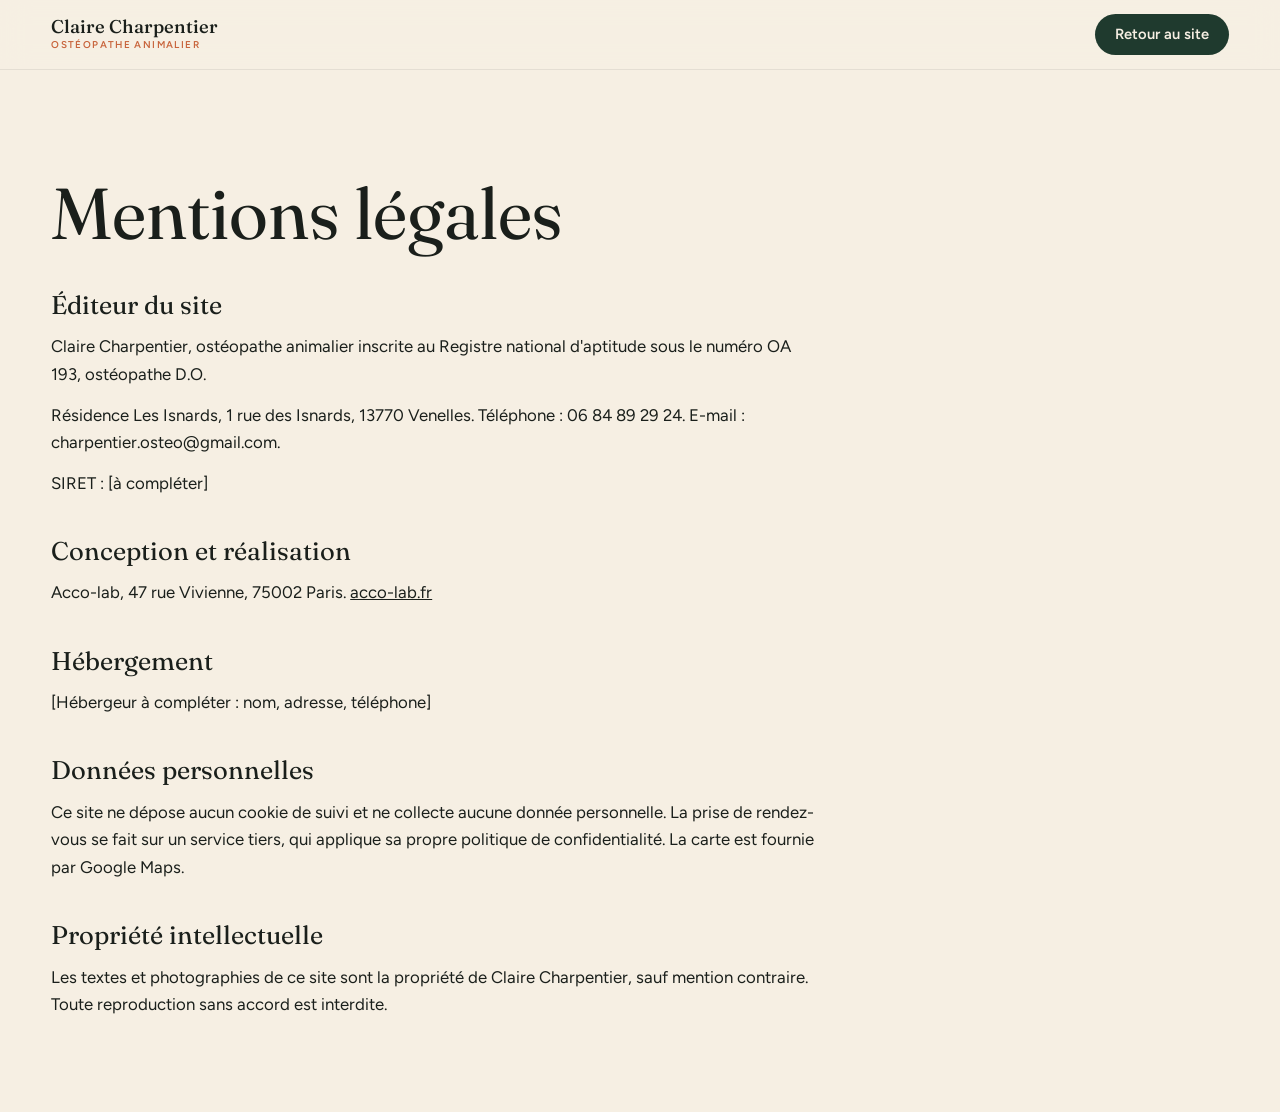
<file: mentions-legales.html>
<!DOCTYPE html>
<html lang="fr">
<head>
<meta charset="utf-8">
<meta name="viewport" content="width=device-width, initial-scale=1">
<title>Mentions légales | Claire Charpentier, ostéopathe animalier</title>
<meta name="robots" content="noindex,follow">
<link rel="icon" href="assets/favicon.svg" type="image/svg+xml">
<link rel="preconnect" href="https://fonts.googleapis.com">
<link rel="preconnect" href="https://fonts.gstatic.com" crossorigin>
<link href="https://fonts.googleapis.com/css2?family=Figtree:wght@400;500;600;700&family=Fraunces:ital,opsz,wght@0,9..144,300..700;1,9..144,300..700&display=swap" rel="stylesheet">
<link rel="stylesheet" href="assets/css/style.css">
</head>
<body>
<header class="header is-scrolled">
  <a class="logo" href="index.html"><span class="logo__txt">Claire Charpentier<small>Ostéopathe animalier</small></span></a>
  <a class="btn btn--sm" href="index.html">Retour au site</a>
</header>
<main class="legal wrap">
  <h1>Mentions légales</h1>
  <h2>Éditeur du site</h2>
  <p>Claire Charpentier, ostéopathe animalier inscrite au Registre national d'aptitude sous le numéro OA 193, ostéopathe D.O.</p>
  <p>Résidence Les Isnards, 1 rue des Isnards, 13770 Venelles. Téléphone : 06 84 89 29 24. E-mail : charpentier.osteo@gmail.com.</p>
  <p>SIRET : [à compléter]</p>
  <h2>Conception et réalisation</h2>
  <p>Acco-lab, 47 rue Vivienne, 75002 Paris. <a href="https://acco-lab.fr">acco-lab.fr</a></p>
  <h2>Hébergement</h2>
  <p>[Hébergeur à compléter : nom, adresse, téléphone]</p>
  <h2>Données personnelles</h2>
  <p>Ce site ne dépose aucun cookie de suivi et ne collecte aucune donnée personnelle. La prise de rendez-vous se fait sur un service tiers, qui applique sa propre politique de confidentialité. La carte est fournie par Google Maps.</p>
  <h2>Propriété intellectuelle</h2>
  <p>Les textes et photographies de ce site sont la propriété de Claire Charpentier, sauf mention contraire. Toute reproduction sans accord est interdite.</p>
</main>
</body>
</html>
</file>
<file: assets/css/style.css>
/* ==========================================================
   Claire Charpentier, ostéopathe animalier
   Palette : crème, vert forêt, terracotta, ocre, sauge
   ========================================================== */
:root{
  --creme:#F6EFE3; --sable:#EBDDC7; --foret:#1F3A2E; --foret-2:#2B4E3E;
  --sauge:#A9BBA2; --terra:#C8643C; --ocre:#E3AC4E; --encre:#1A1F1B;
  --serif:"Fraunces",Georgia,"Times New Roman",serif;
  --sans:"Figtree",system-ui,-apple-system,"Segoe UI",sans-serif;
  --r:2rem; --pad:clamp(1.25rem,4vw,3.5rem);
  --ease:cubic-bezier(.22,1,.36,1);
}
*,*::before,*::after{box-sizing:border-box}
html{-webkit-text-size-adjust:100%;scroll-behavior:smooth;overflow-x:clip}
html.lenis,html.lenis body{height:auto}
html.lenis{scroll-behavior:auto}
.lenis.lenis-stopped{overflow:hidden}
body{margin:0;background:var(--creme);color:var(--encre);font:400 1.05rem/1.65 var(--sans);-webkit-font-smoothing:antialiased;overflow-x:clip}
img{display:block;max-width:100%;height:auto}
a{color:inherit}
h1,h2,h3,p,ul,ol,figure,dl,dd{margin:0}
ul,ol{padding:0;list-style:none}
em{font-style:italic}
svg{display:block}
::selection{background:var(--ocre);color:var(--encre)}
:focus-visible{outline:3px solid var(--terra);outline-offset:3px;border-radius:6px}
.wrap{width:min(100% - 2*var(--pad),1280px);margin-inline:auto}
.skip{position:fixed;left:1rem;top:-4rem;z-index:300;background:var(--foret);color:var(--creme);padding:.7rem 1rem;border-radius:99px;transition:top .2s}
.skip:focus{top:1rem}

/* ---------- Typo ---------- */
.eyebrow{display:flex;align-items:center;gap:.6rem;font:600 .8rem/1.2 var(--sans);letter-spacing:.14em;text-transform:uppercase;color:var(--terra);margin-bottom:1.4rem}
.eyebrow svg{width:.9rem;height:.9rem;flex:none}
.h2{font:400 clamp(2.1rem,5vw,4.2rem)/1.04 var(--serif);letter-spacing:-.02em;max-width:18ch}
.h2 em,.hero__title em,.contact__title em{color:var(--terra);font-weight:300}
.w{display:inline-block;overflow:hidden;vertical-align:top;padding:.08em .04em .16em;margin:-.08em -.04em -.16em}
.wi{display:inline-block;will-change:transform}

/* ---------- Boutons ---------- */
.btn{display:inline-flex;align-items:center;gap:.7rem;padding:1.05rem 1.7rem;border-radius:99px;background:var(--foret);color:var(--creme);font:600 1rem/1 var(--sans);text-decoration:none;position:relative;overflow:hidden;isolation:isolate;transition:color .35s}
.btn::before{content:"";position:absolute;inset:0;background:var(--terra);border-radius:99px;transform:translateY(101%);transition:transform .5s var(--ease);z-index:-1}
.btn:hover::before{transform:none}
.btn i{font-style:normal;display:inline-block;transition:transform .4s var(--ease)}
.btn:hover i{transform:translate(3px,-3px)}
.btn--ghost{background:transparent;color:var(--foret);box-shadow:inset 0 0 0 1.5px var(--foret)}
.btn--ghost::before{background:var(--foret)}
.btn--ghost:hover{color:var(--creme)}
.btn--sm{padding:.8rem 1.25rem;font-size:.92rem}
.link{display:inline-block;margin-top:1.5rem;font-weight:600;text-decoration:none;background:linear-gradient(currentColor,currentColor) 0 100%/100% 1.5px no-repeat;padding-bottom:.25rem;transition:background-size .4s var(--ease)}
.link:hover{background-size:0 1.5px;background-position:100% 100%}

/* ---------- Emplacements d'images ---------- */
.ph{position:relative;overflow:hidden;background:linear-gradient(135deg,var(--sauge),var(--sable) 55%,var(--ocre));isolation:isolate}
.ph::before{content:attr(data-label);position:absolute;inset:0;display:grid;place-items:center;padding:1rem;text-align:center;font:500 .85rem/1.3 var(--sans);color:var(--foret);z-index:-1}
.ph img{width:100%;height:100%;object-fit:cover}
.arch{border-radius:999px 999px 1.2rem 1.2rem}
.round{border-radius:50%;aspect-ratio:1}
/* Noir et blanc, couleur au survol */
.bw img,.bw iframe{filter:grayscale(1) contrast(1.05);transition:filter .7s var(--ease),scale 1.2s var(--ease)}
.bw:hover img,.bw.is-color img,.bw:hover iframe,.bw.is-color iframe{filter:none}
.bw:hover img{scale:1.05}

/* ---------- Loader ---------- */
.loader{position:fixed;inset:0;z-index:500;background:var(--foret);color:var(--creme);display:grid;place-content:center;justify-items:center;gap:.4rem;animation:loaderOut .7s 2.8s var(--ease) forwards}
.loader__fan{width:120px;height:62px;color:var(--ocre);margin-bottom:1rem}
.loader__name{font:400 clamp(1.8rem,5vw,3rem)/1 var(--serif);font-style:italic}
.loader__sub{font:600 .75rem/1 var(--sans);letter-spacing:.2em;text-transform:uppercase;opacity:.7}
@keyframes loaderOut{to{transform:translateY(-100%);visibility:hidden}}
html:not(.js) .loader{display:none}

/* ---------- Curseur ---------- */
.cursor{position:fixed;left:0;top:0;z-index:400;pointer-events:none;display:none}
.cursor span{display:grid;place-items:center;width:14px;height:14px;margin:-7px 0 0 -7px;border-radius:50%;background:var(--terra);color:var(--creme);font:600 0/1 var(--sans);transition:width .35s var(--ease),height .35s var(--ease),margin .35s var(--ease),font-size .2s,background .3s;mix-blend-mode:normal}
.cursor.is-label span{width:92px;height:92px;margin:-46px 0 0 -46px;font-size:.8rem;background:var(--ocre);color:var(--encre)}
.cursor.is-link span{width:44px;height:44px;margin:-22px 0 0 -22px;background:rgba(200,100,60,.35)}
@media (hover:hover) and (pointer:fine){.anim .cursor{display:block}}

/* ---------- Header ---------- */
.header{position:fixed;inset:0 0 auto 0;z-index:200;display:flex;align-items:center;justify-content:space-between;gap:1rem;padding:.9rem var(--pad);transition:translate .5s var(--ease),background .3s,box-shadow .3s}
.header.is-scrolled{background:rgba(246,239,227,.88);backdrop-filter:blur(14px);-webkit-backdrop-filter:blur(14px);box-shadow:0 1px 0 rgba(26,31,27,.08)}
.header.is-hidden{translate:0 -100%}
.logo{display:flex;align-items:center;gap:.7rem;text-decoration:none}
.logo__mark{width:2.7rem;height:2.7rem;border-radius:50%;background:var(--foret);color:var(--ocre);display:grid;place-items:center;transition:transform .6s var(--ease)}
.logo:hover .logo__mark{transform:rotate(-18deg) scale(1.08)}
.logo__mark svg{width:1.5rem;height:1.5rem}
.logo__txt{font:500 1.15rem/1.1 var(--serif)}
.logo__txt small{display:block;font:600 .62rem/1.4 var(--sans);letter-spacing:.14em;text-transform:uppercase;color:var(--terra)}
.nav{display:flex;align-items:center;gap:clamp(.8rem,1.8vw,1.8rem)}
.nav a:not(.btn){text-decoration:none;font-weight:500;font-size:.95rem;position:relative;padding:.3rem 0}
.nav a:not(.btn)::after{content:"";position:absolute;left:0;right:0;bottom:0;height:1.5px;background:var(--terra);transform:scaleX(0);transform-origin:right;transition:transform .4s var(--ease)}
.nav a:not(.btn):hover::after{transform:scaleX(1);transform-origin:left}
.burger{display:none;width:3rem;height:3rem;border:0;border-radius:50%;background:var(--foret);cursor:pointer;position:relative;z-index:2}
.burger span{position:absolute;left:.85rem;right:.85rem;height:2px;background:var(--creme);transition:transform .4s var(--ease),top .4s var(--ease)}
.burger span:first-child{top:1.2rem}.burger span:last-child{top:1.7rem}
.burger[aria-expanded="true"] span:first-child{top:1.45rem;transform:rotate(45deg)}
.burger[aria-expanded="true"] span:last-child{top:1.45rem;transform:rotate(-45deg)}
@media (max-width:1080px){
  .burger{display:block}
  .nav{position:fixed;inset:0;height:100dvh;background:var(--foret);color:var(--creme);flex-direction:column;justify-content:center;gap:1.1rem;clip-path:circle(0 at calc(100% - 3rem) 2.4rem);transition:clip-path .7s var(--ease);visibility:hidden}
  .nav.is-open{clip-path:circle(150% at calc(100% - 3rem) 2.4rem);visibility:visible}
  .nav a:not(.btn){font:400 clamp(1.7rem,6vw,2.4rem)/1.2 var(--serif)}
  .nav__cta{margin-top:1rem;background:var(--ocre);color:var(--encre)}
}

/* ---------- Hero ---------- */
.hero{position:relative;padding:clamp(7rem,13vh,9.5rem) 0 clamp(3rem,7vh,5rem);min-height:100svh;display:flex;align-items:center;overflow:hidden}
.hero__grid{display:grid;grid-template-columns:1.15fr .85fr;gap:clamp(2rem,5vw,5rem);align-items:center}
.hero h1{font-weight:400}
.hero__eyebrow{margin-bottom:1.6rem}
.hero__title{display:block;font:400 clamp(2.6rem,6.4vw,5.6rem)/1.02 var(--serif);letter-spacing:-.025em}
.pill{display:inline-block;width:1.75em;height:.78em;border-radius:99px;vertical-align:baseline;transform:translateY(.05em)}
.pill--b{width:1.3em}
.w--pill{padding-block:.08em}
.hero__lead{max-width:50ch;margin-top:1.8rem;font-size:1.15rem;color:rgba(26,31,27,.82)}
.hero__cta{display:flex;flex-wrap:wrap;gap:.8rem;margin-top:2rem}
.hero__facts{display:flex;flex-wrap:wrap;gap:1.2rem 2.5rem;margin-top:2.8rem;padding-top:1.6rem;border-top:1px solid rgba(26,31,27,.15);font-size:.88rem;color:rgba(26,31,27,.7)}
.hero__facts strong{display:block;font:500 1.5rem/1.2 var(--serif);color:var(--foret)}
.hero__visual{position:relative;isolation:isolate;width:min(100%,440px);justify-self:center}
.hero__arch{aspect-ratio:3/4.1;box-shadow:0 0 0 10px var(--creme),0 0 0 11.5px var(--foret)}
.hero__round{position:absolute;width:44%;left:-14%;bottom:-5%;box-shadow:0 0 0 10px var(--creme)}
.sunburst{position:absolute;inset:-22% -30% auto;aspect-ratio:1;border-radius:50%;background:repeating-conic-gradient(from 0deg,var(--ocre) 0 5deg,transparent 5deg 12deg);-webkit-mask:radial-gradient(circle,transparent 46%,#000 46.5%,#000 70%,transparent 70.5%);mask:radial-gradient(circle,transparent 46%,#000 46.5%,#000 70%,transparent 70.5%);opacity:.75;animation:spin 90s linear infinite;z-index:-1}
.rot-badge{position:absolute;right:-9%;top:6%;width:clamp(110px,30%,150px);aspect-ratio:1;border-radius:50%;background:var(--terra);color:var(--creme)}
.rot-badge>svg:first-child{width:100%;height:100%;animation:spin 22s linear infinite}
.rot-badge text{font:600 15.5px var(--sans);letter-spacing:.09em;text-transform:uppercase;fill:currentColor}
.rot-badge__c{position:absolute;inset:34%;width:32%;height:32%}
@keyframes spin{to{transform:rotate(360deg)}}
.scroll-hint{position:absolute;left:var(--pad);bottom:1.4rem;display:flex;align-items:center;gap:.7rem;font:600 .72rem/1 var(--sans);letter-spacing:.16em;text-transform:uppercase;text-decoration:none;opacity:.7}
.scroll-hint span{width:1.4rem;height:2.2rem;border:1.5px solid currentColor;border-radius:99px;position:relative}
.scroll-hint span::after{content:"";position:absolute;left:50%;top:.35rem;width:4px;height:4px;margin-left:-2px;border-radius:50%;background:currentColor;animation:hint 1.8s infinite}
@keyframes hint{60%{transform:translateY(.9rem);opacity:0}100%{opacity:0}}
@media (max-width:900px){
  .hero__grid{grid-template-columns:1fr}
  .hero__visual{width:min(74%,360px);margin-top:1.5rem}
  .scroll-hint{display:none}
}

/* ---------- Marquee ---------- */
.marquee{background:var(--foret);color:var(--creme);overflow:hidden;padding:1.3rem 0;transform:rotate(-1.2deg) scale(1.03);position:relative;z-index:2}
.marquee__track{display:flex;align-items:center;gap:2.2rem;width:max-content;animation:marquee 32s linear infinite}
.marquee span{font:400 clamp(1.5rem,3.2vw,2.5rem)/1 var(--serif);white-space:nowrap}
.marquee em{color:var(--ocre)}
.marquee svg{width:1.1rem;height:1.1rem;color:var(--terra);flex:none}
@keyframes marquee{to{transform:translateX(-50%)}}

/* ---------- Manifeste ---------- */
.manifeste{padding:clamp(5rem,12vw,10rem) 0 clamp(3rem,6vw,5rem);overflow:hidden}
.manifeste__txt{font:400 clamp(1.9rem,4.6vw,4rem)/1.12 var(--serif);letter-spacing:-.02em;max-width:22ch;max-width:min(100%,1100px)}
.manifeste__cols{display:grid;grid-template-columns:repeat(2,minmax(0,1fr));gap:clamp(1.5rem,4vw,4rem);margin:clamp(2.5rem,5vw,4.5rem) 0 0 auto;max-width:900px}
.frise{margin-top:clamp(4rem,8vw,7rem)}
.frise__track{display:flex;align-items:flex-end;gap:clamp(1.2rem,3vw,2.8rem);width:max-content;padding-left:4vw}
.frise figure{width:clamp(110px,15vw,200px);flex:none}
.frise figure.arch{aspect-ratio:3/4.2}
.frise__sym{width:clamp(110px,15vw,200px);height:clamp(60px,8vw,105px);color:var(--terra);flex:none}
.frise__sym--s{width:clamp(24px,3vw,40px);height:clamp(24px,3vw,40px);color:var(--ocre);align-self:center}
@media (max-width:700px){.manifeste__cols{grid-template-columns:1fr}}

/* ---------- Image qui grandit ---------- */
.expand{background:var(--creme)}
.expand__stage{position:relative;height:100vh;height:100svh;overflow:hidden;color:var(--creme)}
.expand__media{position:absolute;inset:0}
.expand__media::after{content:"";position:absolute;inset:0;background:linear-gradient(180deg,rgba(26,31,27,.15),rgba(26,31,27,.62))}
.expand__word{position:absolute;top:50%;transform:translateY(-50%);font:400 clamp(2rem,5.5vw,5rem)/1 var(--serif);color:var(--foret);white-space:nowrap;display:none}
.expand__word em{color:var(--terra)}
.anim .expand__word{display:block}
.expand__word--l{right:calc(50% + 17vmin + 2rem)}
.expand__word--r{left:calc(50% + 17vmin + 2rem)}
.expand__over{position:absolute;inset:auto 0 0 0;padding:0 var(--pad) clamp(3rem,9vh,6rem);text-align:center;display:grid;justify-items:center;gap:1.2rem}
.expand__fan{width:110px;height:57px;color:var(--ocre)}
.expand__over h2{font:400 clamp(2.6rem,8vw,7rem)/1 var(--serif);letter-spacing:-.025em}
.expand__over h2 em{color:var(--ocre);font-weight:300}
.expand__over p{max-width:46ch;font-size:1.12rem}
@media (max-width:800px){
  .expand__word{left:0;right:0;text-align:center;transform:none}
  .expand__word--l{top:auto;bottom:calc(50% + 17vmin + 1.4rem)}
  .expand__word--r{top:calc(50% + 17vmin + 1.4rem)}
}

/* ---------- Bento ---------- */
.bento{background:var(--sable);padding:clamp(5rem,10vw,9rem) 0;border-radius:0 0 3rem 3rem;position:relative;z-index:1}
.bento__grid{display:grid;grid-template-columns:repeat(4,minmax(0,1fr));gap:clamp(.8rem,1.5vw,1.4rem);margin-top:clamp(2.5rem,5vw,4.5rem)}
.tile{border-radius:var(--r);padding:clamp(1.2rem,2.2vw,2rem);display:flex;flex-direction:column;justify-content:flex-end;gap:.5rem;min-height:210px;position:relative;overflow:hidden;transition:translate .6s var(--ease),border-radius .6s var(--ease)}
.tile:hover{translate:0 -6px}
.tile strong{font:400 clamp(2.4rem,4.6vw,4.2rem)/1 var(--serif);letter-spacing:-.02em}
.tile span{font-size:.95rem;line-height:1.4}
.tile--photo{grid-column:span 2;grid-row:span 2;padding:0;min-height:460px;border-radius:var(--r) 999px var(--r) var(--r)}
.tile--photo figcaption{position:absolute;left:1.2rem;bottom:1.2rem;background:var(--creme);padding:.8rem 1.3rem;border-radius:99px;font:500 1.1rem/1.2 var(--serif)}
.tile--photo figcaption small{display:block;font:500 .78rem/1.4 var(--sans);color:var(--terra)}
.tile--circle{border-radius:50%;aspect-ratio:1;align-items:center;justify-content:center;text-align:center;width:100%;align-self:center}
.tile--circle:hover{border-radius:var(--r)}
.tile--ocre{background:var(--ocre)}
.tile--sauge{background:var(--sauge)}
.tile--foret{background:var(--foret);color:var(--creme)}
.tile__fan{position:absolute;right:-20px;top:-6px;width:170px;height:88px;color:var(--ocre);opacity:.6;transform:rotate(180deg)}
.tile--terra{background:var(--terra);color:var(--creme)}
.tile--wide{grid-column:span 2;flex-direction:row;align-items:center;justify-content:space-between;gap:1.5rem}
.tile--wide p{font:400 clamp(1.25rem,2.1vw,1.8rem)/1.25 var(--serif)}
.tile--wide em{color:var(--encre)}
.tile--wide figure{width:clamp(90px,11vw,150px);flex:none;box-shadow:0 0 0 6px rgba(246,239,227,.35)}
.tile--line{background:var(--creme);box-shadow:inset 0 0 0 1.5px rgba(26,31,27,.14)}
.tile--line strong{color:var(--terra)}
.tile--img{padding:0;border-radius:999px 999px var(--r) var(--r)}
@media (max-width:900px){
  .bento__grid{grid-template-columns:repeat(2,minmax(0,1fr))}
  .tile--photo{min-height:380px}
  .tile--wide{flex-direction:column;align-items:flex-start}
  .tile{min-height:170px}
}

/* ---------- Animaux ---------- */
.animaux{padding:clamp(5rem,10vw,9rem) 0}
.animaux__grid{display:grid;grid-template-columns:repeat(3,minmax(0,1fr));gap:clamp(1.2rem,3vw,3rem);margin-top:clamp(2.5rem,5vw,4.5rem)}
.animaux__grid--2{grid-template-columns:repeat(2,minmax(0,1fr));max-width:860px;margin-inline:auto}
.espece{position:relative;text-align:center}
.espece--mid{margin-top:clamp(0rem,5vw,4.5rem)}
.espece figure{aspect-ratio:3/4;box-shadow:0 0 0 8px var(--creme),0 0 0 9.5px var(--foret);margin:9px}
.espece h3{font:400 clamp(1.8rem,3vw,2.6rem)/1.1 var(--serif);margin-top:1.6rem}
.espece p{max-width:32ch;margin:.7rem auto 0;color:rgba(26,31,27,.78)}
.espece__prix{position:absolute;right:4%;top:3%;width:clamp(72px,7.5vw,104px);aspect-ratio:1;border-radius:50%;background:var(--ocre);display:grid;place-items:center;font:500 clamp(1.15rem,1.8vw,1.6rem)/1 var(--serif);transform:rotate(10deg);transition:transform .6s var(--ease),background .4s;z-index:1}
.espece:hover .espece__prix{transform:rotate(-8deg) scale(1.12);background:var(--terra);color:var(--creme)}
.animaux__notes{display:flex;flex-wrap:wrap;justify-content:center;gap:.7rem;margin-top:clamp(2.5rem,5vw,4rem)}
.animaux__notes li{padding:.75rem 1.3rem;border-radius:99px;background:var(--sable);font-weight:500;font-size:.95rem}
@media (max-width:800px){
  .animaux__grid{grid-template-columns:1fr;max-width:400px;margin-inline:auto}
  .espece--mid{margin-top:0}
}

/* ---------- Séance ---------- */
.seance{background:var(--foret);color:var(--creme);border-radius:3rem 3rem 0 0}
.seance__stage{padding:clamp(5rem,10vw,8rem) 0}
.seance .eyebrow{color:var(--ocre)}
.seance .h2 em{color:var(--ocre)}
.seance__grid{display:grid;grid-template-columns:1fr 1fr;gap:clamp(1.5rem,5vw,5rem);align-items:center}
.seance__head{grid-column:1/-1}
.seance__count{display:none;font:400 1.1rem/1 var(--serif);margin-top:1rem;opacity:.8}
.seance__count b{font-weight:400;font-size:2.4rem;color:var(--ocre)}
.seance__visual{position:relative;width:min(100%,460px);aspect-ratio:1;justify-self:center}
.seance__visual figure{position:absolute;inset:6%;opacity:0;transform:scale(.86) rotate(-8deg);transition:opacity .7s var(--ease),transform .9s var(--ease)}
.seance__visual figure.is-active{opacity:1;transform:none}
.seance__ring{position:absolute;inset:0;width:100%;height:100%;transform:rotate(-90deg)}
.seance__ring circle{fill:none;stroke:rgba(246,239,227,.18);stroke-width:.6}
.seance__ring circle+circle{stroke:var(--ocre);stroke-width:1.4;stroke-linecap:round;stroke-dasharray:301.6;stroke-dashoffset:0}
.seance__steps{display:grid;gap:2rem}
.seance__steps li{position:relative;padding-left:3.6rem}
.seance__steps span{position:absolute;left:0;top:.1rem;font:400 1.5rem/1 var(--serif);color:var(--ocre)}
.seance__steps h3{font:400 clamp(1.6rem,3.2vw,2.8rem)/1.1 var(--serif)}
.seance__steps p{margin-top:.7rem;max-width:44ch;color:rgba(246,239,227,.82)}
/* Mode animé : une étape à la fois, section épinglée */
.anim .seance__stage{height:100vh;height:100svh;padding:clamp(5rem,11vh,7rem) 0 2rem;display:flex;align-items:center}
.anim .seance__grid{width:min(100% - 2*var(--pad),1280px)}
.anim .seance__count{display:block}
.anim .seance__steps{display:block;position:relative;min-height:17rem}
.anim .seance__steps li{position:absolute;inset:0 0 auto 0;padding-left:0;opacity:0;transform:translateY(46px);transition:opacity .6s var(--ease),transform .8s var(--ease);pointer-events:none}
.anim .seance__steps li.is-active{opacity:1;transform:none;pointer-events:auto}
.anim .seance__steps li.is-past{transform:translateY(-46px)}
.anim .seance__steps span{position:static;display:block;font-size:clamp(3.5rem,8vw,7rem);line-height:.9;-webkit-text-stroke:1px var(--ocre);color:transparent;margin-bottom:.6rem}
@media (max-width:800px){
  .seance__grid{grid-template-columns:1fr;gap:1.2rem}
  .seance__visual{width:min(62%,300px)}
  .anim .seance__steps{min-height:15rem}
  .anim .seance__steps span{font-size:3rem}
  .anim .seance__count{position:absolute;right:var(--pad);top:clamp(5rem,11vh,7rem);margin:0}
  .anim .seance .h2{font-size:1.9rem;max-width:11ch}
  .seance__steps p{font-size:.98rem}
}

/* ---------- Conseils ---------- */
.conseils{background:var(--sable);padding:clamp(5rem,10vw,9rem) 0}
.conseils__intro{max-width:56ch;margin-top:1.6rem;font-size:1.12rem}
.tabs{margin-top:clamp(2.5rem,5vw,4rem);background:var(--creme);border-radius:calc(var(--r)*1.4);padding:clamp(1.2rem,3vw,2.8rem)}
.tabs__list{display:inline-flex;gap:.3rem;padding:.35rem;border-radius:99px;background:var(--sable)}
.tabs__list button{border:0;background:transparent;padding:.8rem 1.5rem;border-radius:99px;font:600 1rem/1 var(--sans);color:var(--encre);cursor:pointer;transition:background .35s,color .35s}
.tabs__list button[aria-selected="true"]{background:var(--foret);color:var(--creme)}
.tabs__panel{display:grid;grid-template-columns:minmax(0,300px) 1fr;gap:clamp(1.5rem,4vw,4rem);align-items:center;margin-top:clamp(1.5rem,3vw,2.5rem)}
.tabs__panel[hidden]{display:none}
.tabs__panel figure{aspect-ratio:3/4}
.signes{display:grid;gap:0}
.signes li{position:relative;padding:.95rem 0 .95rem 2.6rem;border-bottom:1px solid rgba(26,31,27,.12);font-size:1.08rem}
.signes li::before{content:"";position:absolute;left:.2rem;top:1.3rem;width:1.1rem;height:.58rem;border:1.5px solid var(--terra);border-bottom:0;border-radius:99px 99px 0 0}
.conseils__cards{display:grid;grid-template-columns:repeat(3,minmax(0,1fr));gap:clamp(.8rem,1.5vw,1.4rem);margin-top:clamp(1.5rem,3vw,2.5rem)}
.ccard{border-radius:var(--r);padding:clamp(1.5rem,2.6vw,2.4rem);min-height:300px;display:flex;flex-direction:column;justify-content:flex-end;position:relative;overflow:hidden;transition:border-radius .6s var(--ease),translate .6s var(--ease)}
.ccard:hover{border-radius:999px 999px var(--r) var(--r);translate:0 -6px}
.ccard svg{position:absolute;top:1.6rem;left:50%;width:120px;height:76px;margin-left:-60px;opacity:.55;transition:transform .8s var(--ease)}
.ccard:hover svg{transform:scale(1.15)}
.ccard h3{font:400 1.7rem/1.1 var(--serif);margin-bottom:.7rem}
.ccard--ocre{background:var(--ocre)}
.ccard--foret{background:var(--foret);color:var(--creme)}
.ccard--foret svg{color:var(--ocre)}
.ccard--terra{background:var(--terra);color:var(--creme)}
.ccard--terra svg{width:56px;height:56px;margin-left:-28px}
.faq{margin-top:clamp(3rem,6vw,5rem);max-width:860px;margin-inline:auto}
.faq__title{font:400 clamp(1.8rem,3.4vw,2.6rem)/1.1 var(--serif);margin-bottom:1.5rem;text-align:center}
.faq details{border-bottom:1px solid rgba(26,31,27,.18)}
.faq summary{list-style:none;cursor:pointer;display:flex;justify-content:space-between;align-items:center;gap:1rem;padding:1.3rem 0;font:500 clamp(1.1rem,1.8vw,1.35rem)/1.3 var(--serif)}
.faq summary::-webkit-details-marker{display:none}
.faq summary::after{content:"+";flex:none;width:2.4rem;height:2.4rem;border-radius:50%;background:var(--creme);display:grid;place-items:center;font:400 1.4rem/1 var(--sans);transition:transform .4s var(--ease),background .3s,color .3s}
.faq details[open] summary::after{transform:rotate(45deg);background:var(--terra);color:var(--creme)}
.faq details p{padding:0 3.4rem 1.5rem 0;max-width:62ch}
@media (max-width:800px){
  .tabs__panel{grid-template-columns:1fr}
  .tabs__panel figure{max-width:220px;margin-inline:auto}
  .conseils__cards{grid-template-columns:1fr}
  .ccard{min-height:240px}
}

/* ---------- Claire ---------- */
.claire{padding:clamp(5rem,10vw,9rem) 0}
.claire__grid{display:grid;grid-template-columns:.8fr 1.2fr;gap:clamp(2rem,6vw,6rem);align-items:center}
.claire__visual{position:relative;isolation:isolate;width:min(100%,420px);justify-self:center}
.claire__visual figure{aspect-ratio:3/4;box-shadow:0 0 0 10px var(--creme),0 0 0 11.5px var(--terra)}
.claire__fan{position:absolute;width:150%;height:auto;aspect-ratio:200/102;left:-25%;top:-12%;color:var(--ocre);z-index:-1}
.claire__txt p:not(.eyebrow){margin-top:1.2rem;max-width:58ch}
.claire__txt .h2{margin-bottom:1.8rem}
.frise-dates{display:grid;grid-template-columns:repeat(7,minmax(0,1fr));gap:1rem;margin-top:clamp(4rem,8vw,7rem);position:relative;padding-top:2.2rem}
.frise-dates::before{content:"";position:absolute;left:0;right:0;top:.45rem;height:1.5px;background:var(--foret);transform-origin:left;transform:scaleX(var(--p,1))}
.frise-dates li{position:relative}
.frise-dates li::before{content:"";position:absolute;left:0;top:-2.2rem;width:1rem;height:1rem;border-radius:50%;background:var(--terra);box-shadow:0 0 0 4px var(--creme)}
.frise-dates b{display:block;font:400 clamp(1.5rem,2.4vw,2.2rem)/1 var(--serif);color:var(--foret)}
.frise-dates span{display:block;margin-top:.5rem;font-size:.9rem;line-height:1.4;color:rgba(26,31,27,.75)}
@media (max-width:900px){
  .claire__grid{grid-template-columns:1fr}
  .claire__visual{width:min(70%,320px)}
  .frise-dates{grid-template-columns:1fr;padding:0 0 0 2.4rem;gap:1.6rem}
  .frise-dates::before{left:.45rem;right:auto;top:0;bottom:0;width:1.5px;height:auto;transform-origin:top;transform:scaleY(var(--p,1))}
  .frise-dates li::before{left:-2.4rem;top:.35rem}
}

/* ---------- Transmettre ---------- */
.transmettre{background:var(--terra);color:var(--creme);padding:clamp(4rem,8vw,7rem) 0;border-radius:3rem}
.transmettre__grid{display:grid;grid-template-columns:1fr 1fr;gap:clamp(1rem,2vw,1.6rem)}
.tcard{background:var(--creme);color:var(--encre);border-radius:var(--r);padding:clamp(1.6rem,3.5vw,3.2rem)}
.tcard .h2{margin-bottom:1.4rem}
.tcard--img{padding:0;overflow:hidden;background:var(--foret);color:var(--creme);display:flex;flex-direction:column}
.tcard--img figure{aspect-ratio:16/10;border-radius:0 0 50% 50%/0 0 22% 22%}
.tcard--img div{padding:clamp(1.4rem,2.6vw,2.4rem)}
.tcard--img h3{font:400 1.8rem/1.1 var(--serif);margin-bottom:.8rem;color:var(--ocre)}
@media (max-width:800px){.transmettre__grid{grid-template-columns:1fr}.transmettre{border-radius:2rem}}

/* ---------- Contact ---------- */
.contact{padding:clamp(5rem,10vw,9rem) 0;position:relative;overflow:hidden}
.contact__fan{position:absolute;right:-6%;top:3rem;width:min(46vw,560px);height:auto;aspect-ratio:200/102;color:var(--ocre);opacity:.5;pointer-events:none}
.contact__title{font:400 clamp(2.8rem,8.4vw,7.6rem)/.98 var(--serif);letter-spacing:-.03em;max-width:12ch}
.contact__grid{display:grid;grid-template-columns:auto 1fr 1.1fr;gap:clamp(2rem,4vw,4rem);align-items:center;margin-top:clamp(3rem,6vw,5rem)}
.contact__cta{text-align:center}
.contact__cta p{margin-top:1.2rem;font-size:.92rem;color:rgba(26,31,27,.7)}
.rdv{width:clamp(170px,17vw,220px);aspect-ratio:1;border-radius:50%;background:var(--foret);color:var(--creme);display:inline-grid;place-content:center;justify-items:center;gap:.4rem;text-decoration:none;font:500 1.25rem/1.15 var(--serif);text-align:center;position:relative;transition:background .4s,color .4s}
.rdv::before{content:"";position:absolute;inset:-12px;border:1.5px dashed var(--terra);border-radius:50%;animation:spin 30s linear infinite}
.rdv:hover{background:var(--terra)}
.rdv i{font:400 1.6rem/1 var(--sans);font-style:normal;transition:transform .4s var(--ease)}
.rdv:hover i{transform:translate(4px,-4px)}
.contact__infos{font-style:normal}
.contact__infos dl{display:grid;gap:1.3rem}
.contact__infos dt{font:600 .72rem/1 var(--sans);letter-spacing:.14em;text-transform:uppercase;color:var(--terra);margin-bottom:.35rem}
.contact__infos dd{font:400 1.2rem/1.35 var(--serif)}
.contact__infos a{text-decoration:none;background:linear-gradient(currentColor,currentColor) 0 100%/0 1.5px no-repeat;transition:background-size .4s var(--ease);overflow-wrap:anywhere}
.contact__infos a:hover{background-size:100% 1.5px}
.contact__map{border-radius:999px 999px var(--r) var(--r);overflow:hidden;aspect-ratio:4/4.4;box-shadow:0 0 0 8px var(--creme),0 0 0 9.5px var(--foret);margin:9px}
.contact__map iframe{width:100%;height:100%;border:0;display:block}
@media (max-width:1000px){
  .contact__grid{grid-template-columns:1fr 1fr}
  .contact__map{grid-column:1/-1;aspect-ratio:4/3;border-radius:var(--r)}
}
@media (max-width:620px){.contact__grid{grid-template-columns:1fr;justify-items:center}.contact__infos{justify-self:stretch}}

/* ---------- Footer ---------- */
.footer{background:var(--encre);color:var(--creme);padding:clamp(3rem,6vw,5rem) 0 2rem;border-radius:3rem 3rem 0 0;overflow:hidden}
.footer__big{font:300 clamp(2.6rem,11.6vw,11rem)/.95 var(--serif);font-style:italic;letter-spacing:-.03em;white-space:nowrap;color:var(--ocre)}
.footer__row{display:flex;flex-wrap:wrap;justify-content:space-between;align-items:flex-end;gap:1.5rem 3rem;margin-top:clamp(2rem,4vw,3.5rem);padding-top:1.6rem;border-top:1px solid rgba(246,239,227,.18);font-size:.92rem;color:rgba(246,239,227,.75)}
.footer nav{display:flex;flex-wrap:wrap;gap:.6rem 1.6rem}
.footer a{color:var(--creme);text-decoration:none}
.footer a:hover{color:var(--ocre)}
.footer__credit a{text-decoration:underline;text-underline-offset:3px}

/* ---------- Page légale ---------- */
.legal{padding:clamp(8rem,14vw,11rem) 0 5rem}
.legal h1{font:400 clamp(2.4rem,6vw,4.5rem)/1.05 var(--serif);margin-bottom:2rem}
.legal h2{font:400 1.6rem/1.2 var(--serif);margin:2.4rem 0 .8rem}
.legal p{max-width:70ch;margin-bottom:.8rem}

/* ---------- Accessibilité : mouvement réduit ---------- */
@media (prefers-reduced-motion:reduce){
  *,*::before,*::after{animation-duration:.01ms!important;animation-iteration-count:1!important;transition-duration:.01ms!important;scroll-behavior:auto!important}
  .loader{display:none}
}
</file>
